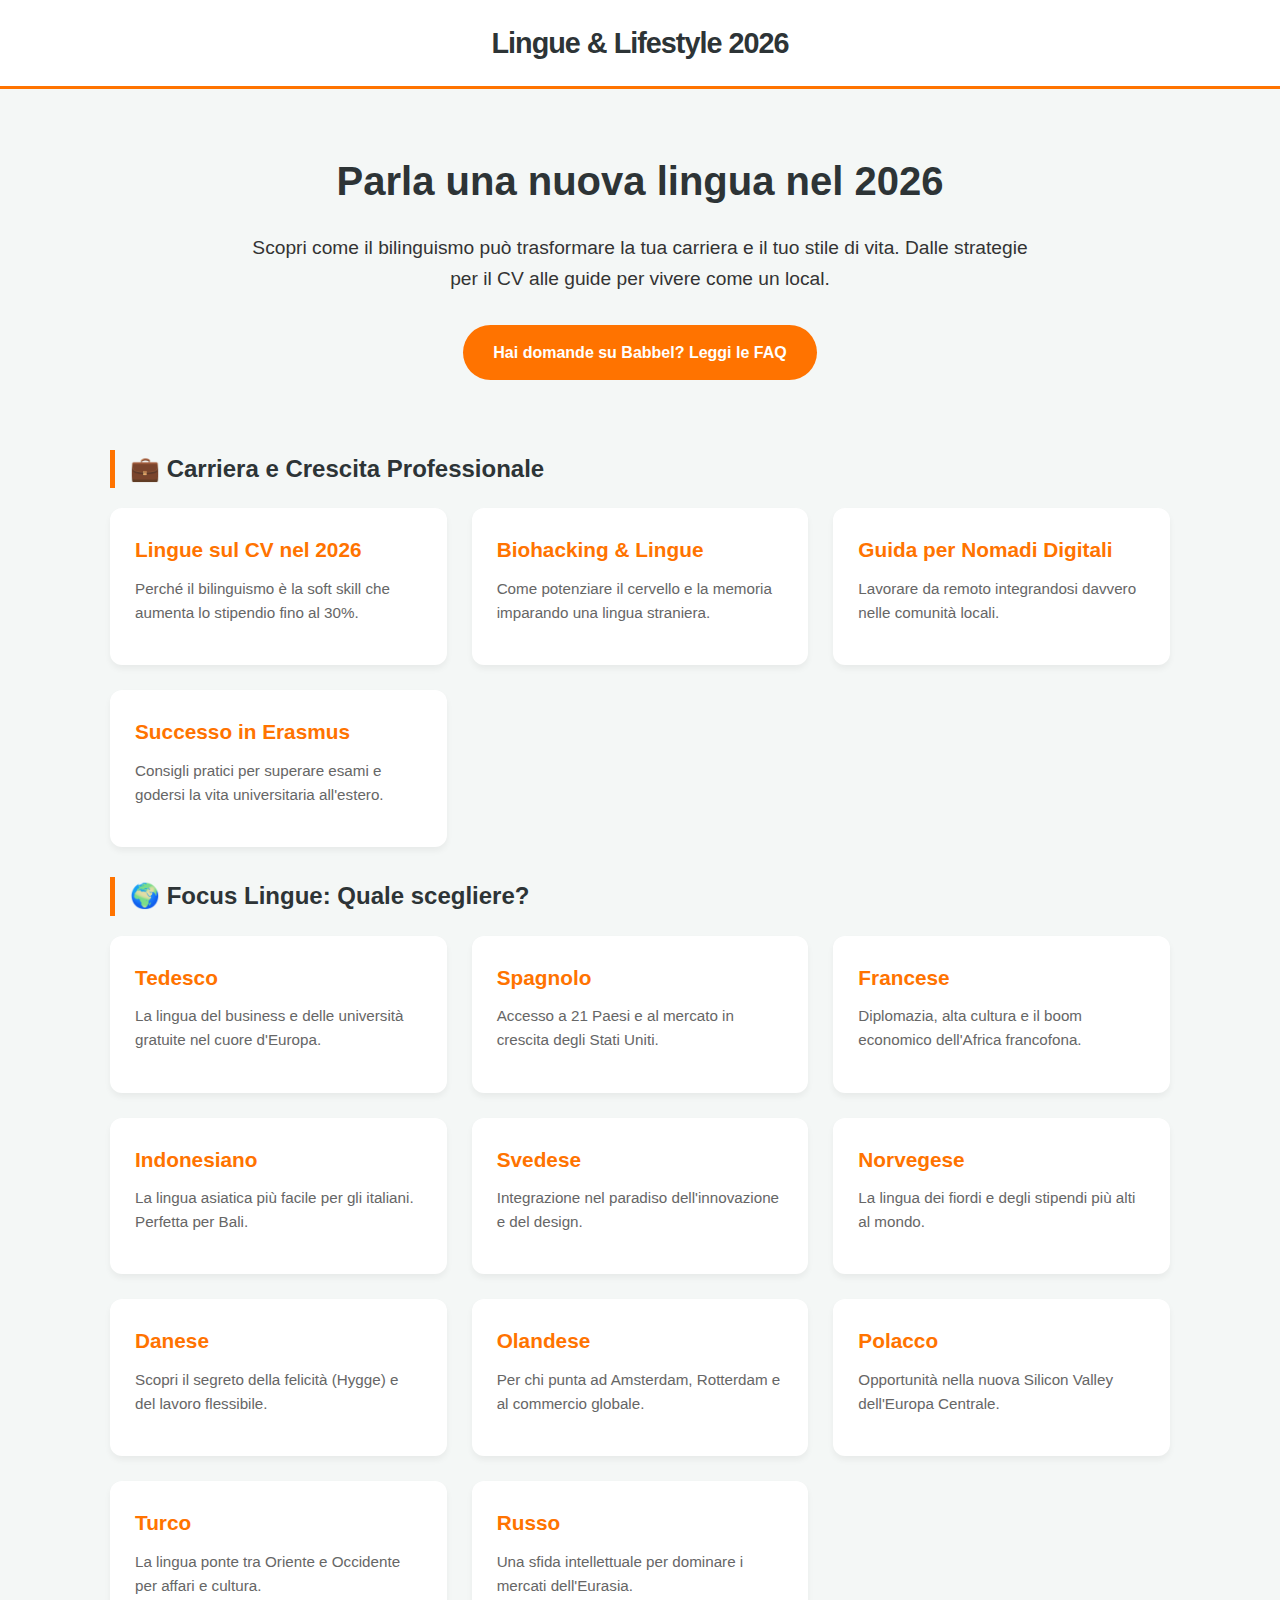
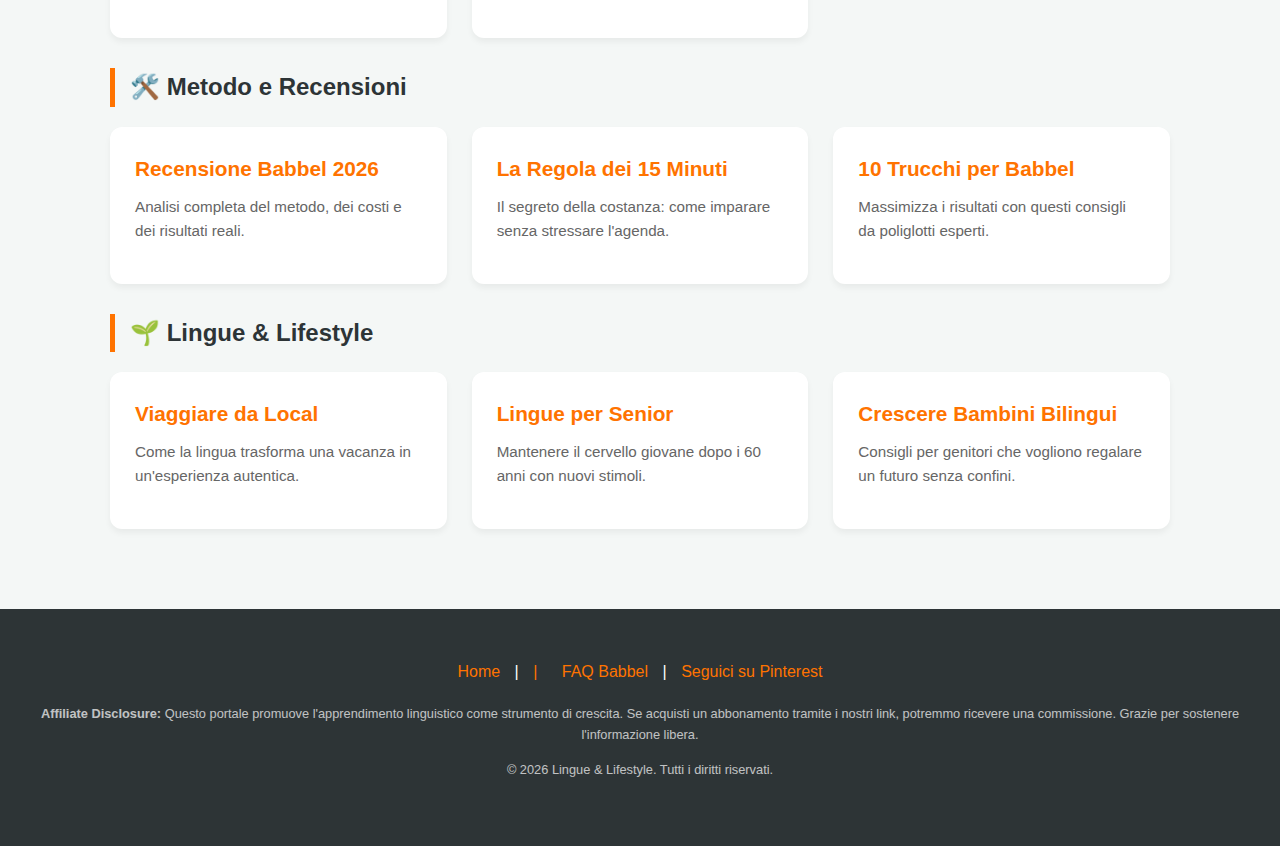
<file: index.html>
<!DOCTYPE html>
<html lang="it">
<head>
    <meta charset="UTF-8">
    <meta name="viewport" content="width=device-width, initial-scale=1.0">
    <title>Lingue & Lifestyle 2026 | Diventa Globale con Babbel</title>
    <link rel="stylesheet" href="style.css">
    <meta name="description" content="Il tuo portale 2026 per imparare le lingue. Guide alla carriera, lifestyle e recensioni approfondite.">
</head>
<body>

    <header>
        <a href="index.html">Lingue & Lifestyle 2026</a>
    </header>

    <div class="container">
        <section style="text-align: center; padding: 40px 0;">
            <h1>Parla una nuova lingua nel 2026</h1>
            <p style="font-size: 1.2rem; max-width: 800px; margin: 0 auto;">
                Scopri come il bilinguismo può trasformare la tua carriera e il tuo stile di vita. 
                Dalle strategie per il CV alle guide per vivere come un local.
            </p>
            <div style="margin-top: 30px;">
                <a href="faq.html" class="cta-button">Hai domande su Babbel? Leggi le FAQ</a>
            </div>
        </section>

        <h2>💼 Carriera e Crescita Professionale</h2>
        <div class="article-grid">
            <div class="card">
                <h3><a href="articoli/lingue-e-carriera.html">Lingue sul CV nel 2026</a></h3>
                <p>Perché il bilinguismo è la soft skill che aumenta lo stipendio fino al 30%.</p>
            </div>
            <div class="card">
                <h3><a href="articoli/biohacking-mentale.html">Biohacking & Lingue</a></h3>
                <p>Come potenziare il cervello e la memoria imparando una lingua straniera.</p>
            </div>
            <div class="card">
                <h3><a href="articoli/nomadi-digitali.html">Guida per Nomadi Digitali</a></h3>
                <p>Lavorare da remoto integrandosi davvero nelle comunità locali.</p>
            </div>
            <div class="card">
                <h3><a href="articoli/sopravvivere-all-erasmus.html">Successo in Erasmus</a></h3>
                <p>Consigli pratici per superare esami e godersi la vita universitaria all'estero.</p>
            </div>
        </div>

        <h2>🌍 Focus Lingue: Quale scegliere?</h2>
        <div class="article-grid">
            <div class="card">
                <h3><a href="articoli/perche-imparare-tedesco.html">Tedesco</a></h3>
                <p>La lingua del business e delle università gratuite nel cuore d'Europa.</p>
            </div>
            <div class="card">
                <h3><a href="articoli/perche-imparare-spagnolo.html">Spagnolo</a></h3>
                <p>Accesso a 21 Paesi e al mercato in crescita degli Stati Uniti.</p>
            </div>
            <div class="card">
                <h3><a href="articoli/perche-imparare-francese.html">Francese</a></h3>
                <p>Diplomazia, alta cultura e il boom economico dell'Africa francofona.</p>
            </div>
            <div class="card">
                <h3><a href="articoli/perche-imparare-indonesiano.html">Indonesiano</a></h3>
                <p>La lingua asiatica più facile per gli italiani. Perfetta per Bali.</p>
            </div>
            <div class="card">
                <h3><a href="articoli/perche-imparare-svedese.html">Svedese</a></h3>
                <p>Integrazione nel paradiso dell'innovazione e del design.</p>
            </div>
            <div class="card">
                <h3><a href="articoli/perche-imparare-norvegese.html">Norvegese</a></h3>
                <p>La lingua dei fiordi e degli stipendi più alti al mondo.</p>
            </div>
            <div class="card">
                <h3><a href="articoli/perche-imparare-danese.html">Danese</a></h3>
                <p>Scopri il segreto della felicità (Hygge) e del lavoro flessibile.</p>
            </div>
            <div class="card">
                <h3><a href="articoli/perche-imparare-olandese.html">Olandese</a></h3>
                <p>Per chi punta ad Amsterdam, Rotterdam e al commercio globale.</p>
            </div>
            <div class="card">
                <h3><a href="articoli/perche-imparare-polacco.html">Polacco</a></h3>
                <p>Opportunità nella nuova Silicon Valley dell'Europa Centrale.</p>
            </div>
            <div class="card">
                <h3><a href="articoli/perche-imparare-turco.html">Turco</a></h3>
                <p>La lingua ponte tra Oriente e Occidente per affari e cultura.</p>
            </div>
            <div class="card">
                <h3><a href="articoli/perche-imparare-russo.html">Russo</a></h3>
                <p>Una sfida intellettuale per dominare i mercati dell'Eurasia.</p>
            </div>
        </div>

        <h2>🛠️ Metodo e Recensioni</h2>
        <div class="article-grid">
            <div class="card">
                <h3><a href="articoli/recensione-babbel-2026.html">Recensione Babbel 2026</a></h3>
                <p>Analisi completa del metodo, dei costi e dei risultati reali.</p>
            </div>
            <div class="card">
                <h3><a href="articoli/regola-15-minuti.html">La Regola dei 15 Minuti</a></h3>
                <p>Il segreto della costanza: come imparare senza stressare l'agenda.</p>
            </div>
            <div class="card">
                <h3><a href="articoli/10-trucchi-babbel.html">10 Trucchi per Babbel</a></h3>
                <p>Massimizza i risultati con questi consigli da poliglotti esperti.</p>
            </div>
        </div>

        <h2>🌱 Lingue & Lifestyle</h2>
        <div class="article-grid">
            <div class="card">
                <h3><a href="articoli/non-fare-il-turista.html">Viaggiare da Local</a></h3>
                <p>Come la lingua trasforma una vacanza in un'esperienza autentica.</p>
            </div>
            <div class="card">
                <h3><a href="articoli/mai-troppo-tardi.html">Lingue per Senior</a></h3>
                <p>Mantenere il cervello giovane dopo i 60 anni con nuovi stimoli.</p>
            </div>
            <div class="card">
                <h3><a href="articoli/lingue-per-famiglie.html">Crescere Bambini Bilingui</a></h3>
                <p>Consigli per genitori che vogliono regalare un futuro senza confini.</p>
            </div>
        </div>

    </div>

    <footer>
        <div class="footer-links">
          <a href="index.html">Home</a> | 
           <a rel="sponsored" href="https://www.awin1.com/awclick.php?gid=322314&mid=9659&awinaffid=2764918&linkid=2038224&clickref=" target="_blank" Babbel</a>
 |  <a href="faq.html">FAQ Babbel</a> | 
                <a href="https://it.pinterest.com/Nausicac/" target="_blank">Seguici su Pinterest</a>



        </div>
        <div class="disclosure">
            <p><strong>Affiliate Disclosure:</strong> Questo portale promuove l'apprendimento linguistico come strumento di crescita. Se acquisti un abbonamento tramite i nostri link, potremmo ricevere una commissione. Grazie per sostenere l'informazione libera.</p>
            <p>&copy; 2026 Lingue & Lifestyle. Tutti i diritti riservati.</p>
        </div>
    </footer>

</body>
</html>
</file>
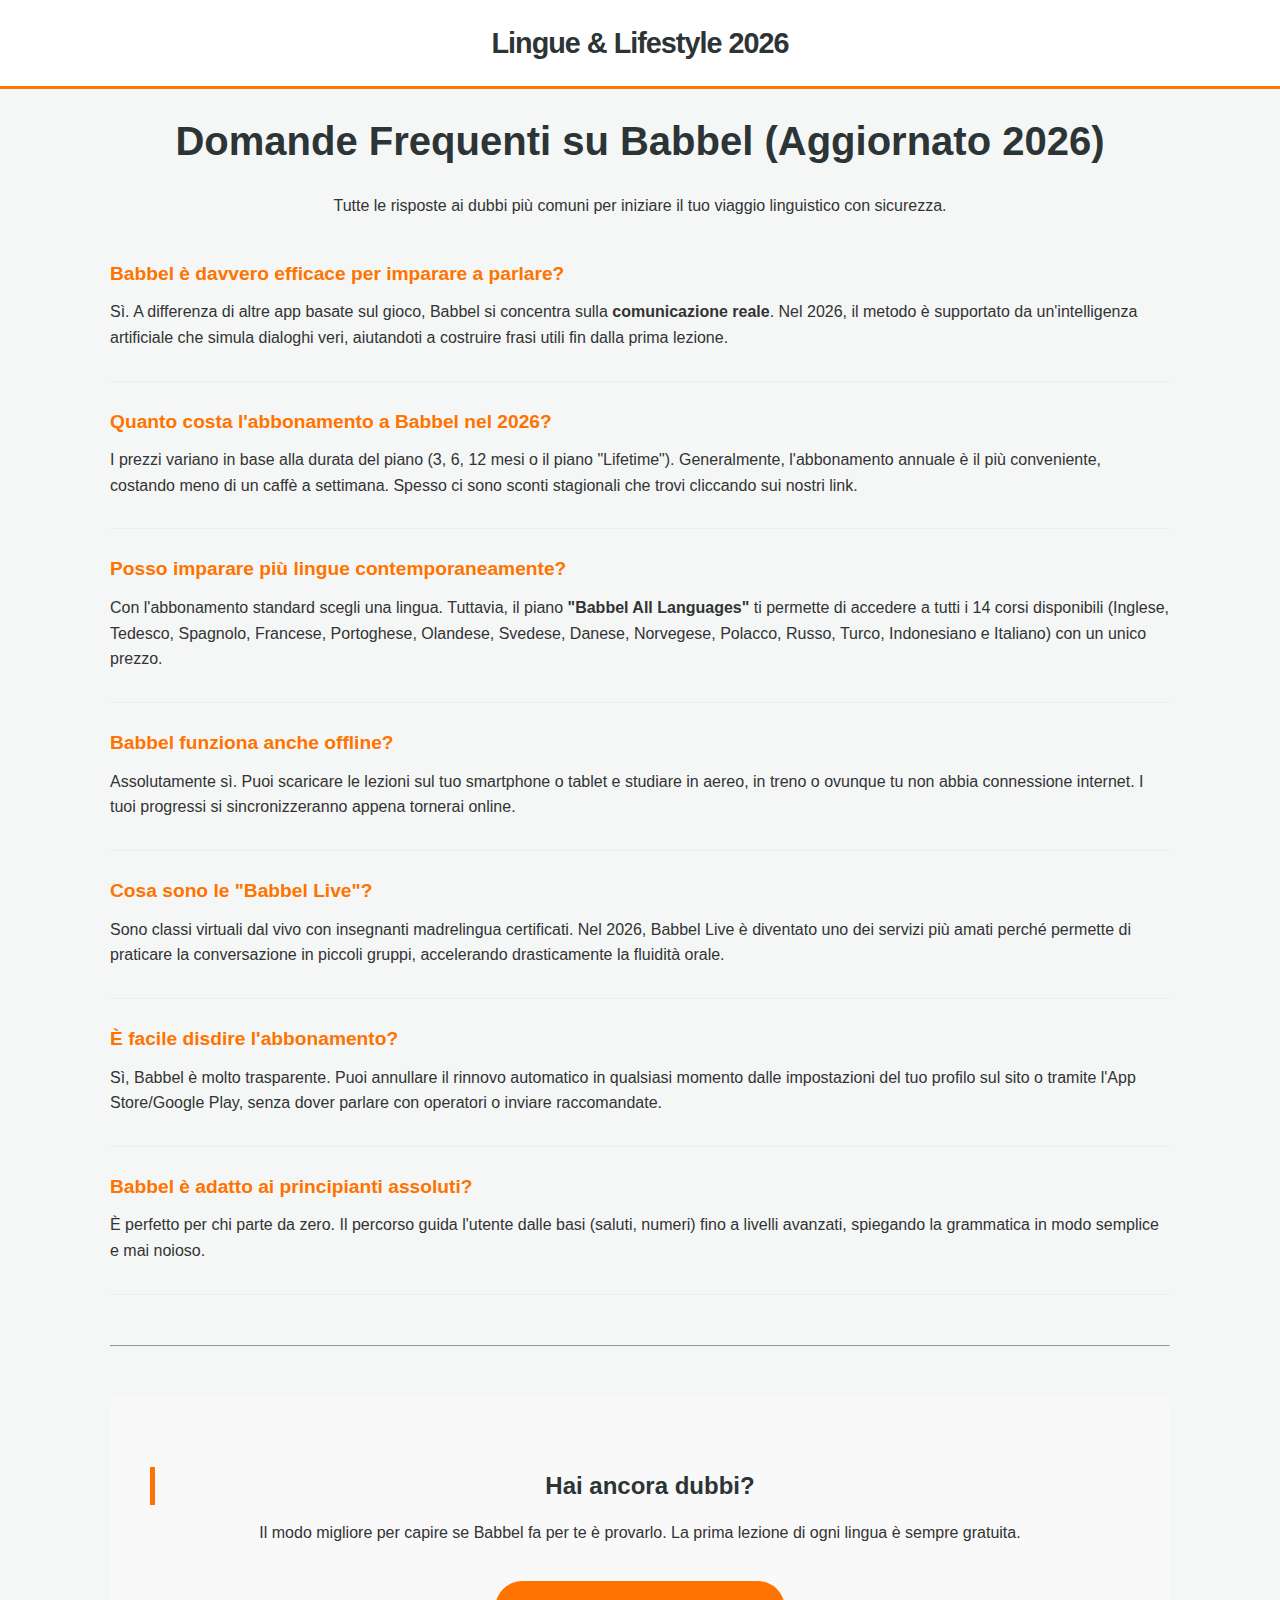
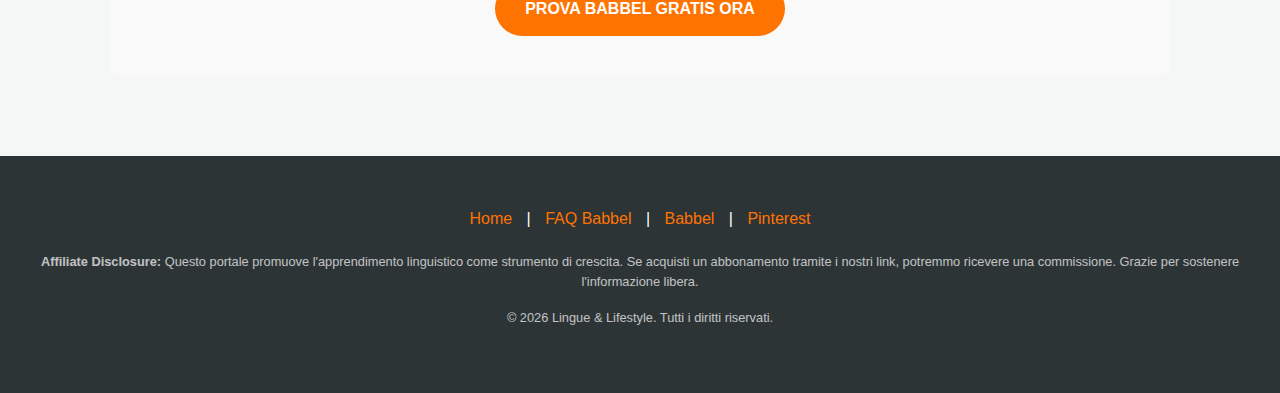
<file: faq.html>
<!DOCTYPE html>
<html lang="it">
<head>
    <meta charset="UTF-8">
    <meta name="viewport" content="width=device-width, initial-scale=1.0">
    <title>FAQ Babbel 2026: Tutto quello che devi sapere - Lingue & Lifestyle</title>
    <link rel="stylesheet" href="style.css">
    <meta name="description" content="Hai dubbi su Babbel? Leggi le nostre FAQ aggiornate al 2026: costi, efficacia, lingue disponibili e come disdire l'abbonamento.">
    <style>
        .faq-item {
            margin-bottom: 25px;
            border-bottom: 1px solid #eee;
            padding-bottom: 15px;
        }
        .faq-question {
            font-weight: bold;
            color: #FF7300;
            cursor: pointer;
            font-size: 1.2rem;
            display: block;
            margin-bottom: 10px;
        }
        .faq-answer {
            color: #333;
            line-height: 1.6;
        }
    </style>
</head>
<body>

    <header>
        <a href="index.html">Lingue & Lifestyle 2026</a>
    </header>

    <div class="container">
        
        <h1 style="text-align: center;">Domande Frequenti su Babbel (Aggiornato 2026)</h1>
        <p style="text-align: center; margin-bottom: 40px;">Tutte le risposte ai dubbi più comuni per iniziare il tuo viaggio linguistico con sicurezza.</p>

        <div class="faq-container">
            
            <div class="faq-item">
                <span class="faq-question">Babbel è davvero efficace per imparare a parlare?</span>
                <p class="faq-answer">Sì. A differenza di altre app basate sul gioco, Babbel si concentra sulla <strong>comunicazione reale</strong>. Nel 2026, il metodo è supportato da un'intelligenza artificiale che simula dialoghi veri, aiutandoti a costruire frasi utili fin dalla prima lezione.</p>
            </div>

            <div class="faq-item">
                <span class="faq-question">Quanto costa l'abbonamento a Babbel nel 2026?</span>
                <p class="faq-answer">I prezzi variano in base alla durata del piano (3, 6, 12 mesi o il piano "Lifetime"). Generalmente, l'abbonamento annuale è il più conveniente, costando meno di un caffè a settimana. Spesso ci sono sconti stagionali che trovi cliccando sui nostri link.</p>
            </div>

            <div class="faq-item">
                <span class="faq-question">Posso imparare più lingue contemporaneamente?</span>
                <p class="faq-answer">Con l'abbonamento standard scegli una lingua. Tuttavia, il piano <strong>"Babbel All Languages"</strong> ti permette di accedere a tutti i 14 corsi disponibili (Inglese, Tedesco, Spagnolo, Francese, Portoghese, Olandese, Svedese, Danese, Norvegese, Polacco, Russo, Turco, Indonesiano e Italiano) con un unico prezzo.</p>
            </div>

            <div class="faq-item">
                <span class="faq-question">Babbel funziona anche offline?</span>
                <p class="faq-answer">Assolutamente sì. Puoi scaricare le lezioni sul tuo smartphone o tablet e studiare in aereo, in treno o ovunque tu non abbia connessione internet. I tuoi progressi si sincronizzeranno appena tornerai online.</p>
            </div>

            <div class="faq-item">
                <span class="faq-question">Cosa sono le "Babbel Live"?</span>
                <p class="faq-answer">Sono classi virtuali dal vivo con insegnanti madrelingua certificati. Nel 2026, Babbel Live è diventato uno dei servizi più amati perché permette di praticare la conversazione in piccoli gruppi, accelerando drasticamente la fluidità orale.</p>
            </div>

            <div class="faq-item">
                <span class="faq-question">È facile disdire l'abbonamento?</span>
                <p class="faq-answer">Sì, Babbel è molto trasparente. Puoi annullare il rinnovo automatico in qualsiasi momento dalle impostazioni del tuo profilo sul sito o tramite l'App Store/Google Play, senza dover parlare con operatori o inviare raccomandate.</p>
            </div>

            <div class="faq-item">
                <span class="faq-question">Babbel è adatto ai principianti assoluti?</span>
                <p class="faq-answer">È perfetto per chi parte da zero. Il percorso guida l'utente dalle basi (saluti, numeri) fino a livelli avanzati, spiegando la grammatica in modo semplice e mai noioso.</p>
            </div>

        </div>

        <hr style="margin: 50px 0;">

        <div style="text-align: center; background: #f9f9f9; padding: 40px; border-radius: 10px;">
            <h2>Hai ancora dubbi?</h2>
            <p>Il modo migliore per capire se Babbel fa per te è provarlo. La prima lezione di ogni lingua è sempre gratuita.</p>
           <a rel="sponsored" href="https://www.awin1.com/awclick.php?gid=322314&mid=9659&awinaffid=2764918&linkid=2038224&clickref=" class="cta-button" style="display: inline-block; margin-top: 20px;">PROVA BABBEL GRATIS ORA</a>
        </div>

    </div>

   <footer>
        <div class="footer-links">
        <a href="index.html">Home</a> | 
         <a href="faq.html">FAQ Babbel</a> |     
            <a rel="sponsored" href="https://www.awin1.com/awclick.php?gid=322314&mid=9659&awinaffid=2764918&linkid=2038224&clickref=" target="_blank" rel="nofollow">Babbel</a> | 
          <a href="https://it.pinterest.com/Nausicac/" target="_blank" rel="nofollow">Pinterest</a>
 

        </div>
        <div class="disclosure">
            <p><strong>Affiliate Disclosure:</strong> Questo portale promuove l'apprendimento linguistico come strumento di crescita. Se acquisti un abbonamento tramite i nostri link, potremmo ricevere una commissione. Grazie per sostenere l'informazione libera.</p>
            <p>&copy; 2026 Lingue & Lifestyle. Tutti i diritti riservati.</p>
        </div>
    </footer>


</body>
</html>
</file>
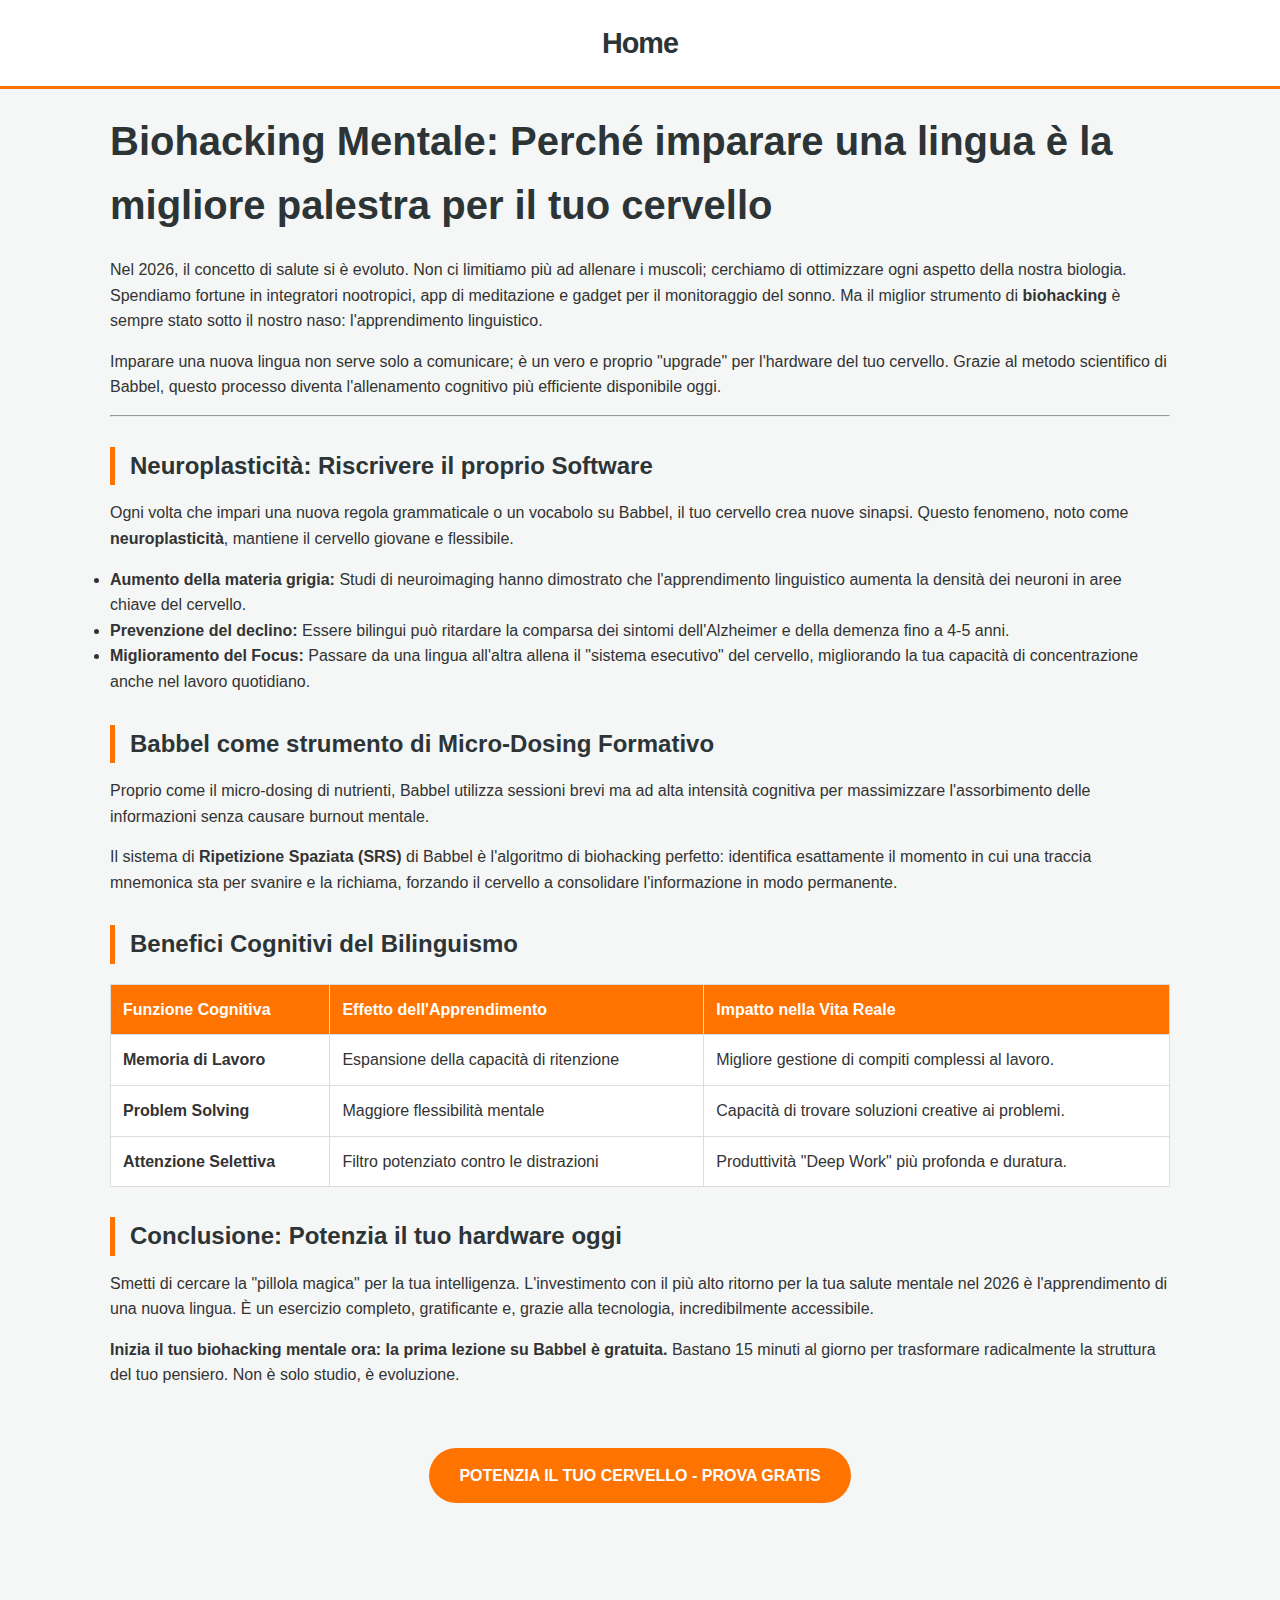
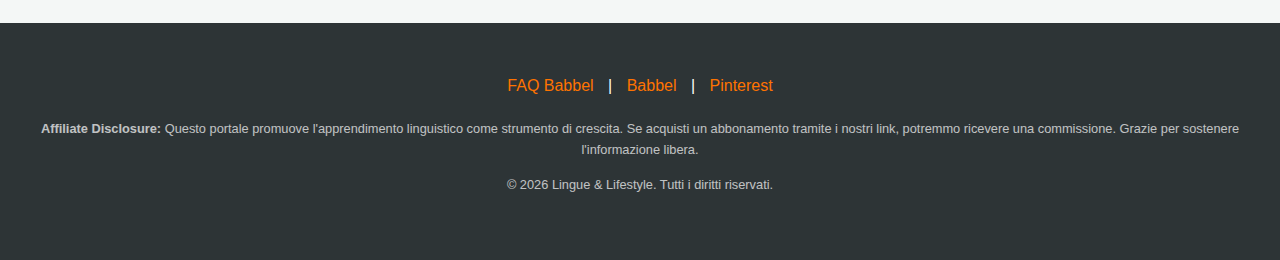
<file: articoli/biohacking-mentale.html>
<!DOCTYPE html>
<html lang="it">
<head>
    <meta charset="UTF-8">
    <meta name="viewport" content="width=device-width, initial-scale=1.0">
    <title>Biohacking Mentale: Lingue e Salute Cerebrale - Lingue & Lifestyle</title>
    <link rel="stylesheet" href="../style.css">
    <meta name="description" content="Scopri perché imparare una lingua è il miglior biohacking per il tuo cervello nel 2026. Potenzia memoria, focus e plasticità neurale con Babbel.">
</head>
<body>

    <header>
        <a href="../index.html">Home</a>
    </header>

    <div class="container">
        
        <h1>Biohacking Mentale: Perché imparare una lingua è la migliore palestra per il tuo cervello</h1>
        
        <p>Nel 2026, il concetto di salute si è evoluto. Non ci limitiamo più ad allenare i muscoli; cerchiamo di ottimizzare ogni aspetto della nostra biologia. Spendiamo fortune in integratori nootropici, app di meditazione e gadget per il monitoraggio del sonno. Ma il miglior strumento di <strong>biohacking</strong> è sempre stato sotto il nostro naso: l'apprendimento linguistico.</p>
        
        <p>Imparare una nuova lingua non serve solo a comunicare; è un vero e proprio "upgrade" per l'hardware del tuo cervello. Grazie al metodo scientifico di Babbel, questo processo diventa l'allenamento cognitivo più efficiente disponibile oggi.</p>

        <hr>

        <h2>Neuroplasticità: Riscrivere il proprio Software</h2>
        <p>Ogni volta che impari una nuova regola grammaticale o un vocabolo su Babbel, il tuo cervello crea nuove sinapsi. Questo fenomeno, noto come <strong>neuroplasticità</strong>, mantiene il cervello giovane e flessibile.</p>
        <ul>
            <li><strong>Aumento della materia grigia:</strong> Studi di neuroimaging hanno dimostrato che l'apprendimento linguistico aumenta la densità dei neuroni in aree chiave del cervello.</li>
            <li><strong>Prevenzione del declino:</strong> Essere bilingui può ritardare la comparsa dei sintomi dell'Alzheimer e della demenza fino a 4-5 anni.</li>
            <li><strong>Miglioramento del Focus:</strong> Passare da una lingua all'altra allena il "sistema esecutivo" del cervello, migliorando la tua capacità di concentrazione anche nel lavoro quotidiano.</li>
        </ul>

        <h2>Babbel come strumento di Micro-Dosing Formativo</h2>
        <p>Proprio come il micro-dosing di nutrienti, Babbel utilizza sessioni brevi ma ad alta intensità cognitiva per massimizzare l'assorbimento delle informazioni senza causare burnout mentale.</p>
        
        <p>Il sistema di <strong>Ripetizione Spaziata (SRS)</strong> di Babbel è l'algoritmo di biohacking perfetto: identifica esattamente il momento in cui una traccia mnemonica sta per svanire e la richiama, forzando il cervello a consolidare l'informazione in modo permanente.</p>

        <h2>Benefici Cognitivi del Bilinguismo</h2>
        <table>
            <thead>
                <tr>
                    <th>Funzione Cognitiva</th>
                    <th>Effetto dell'Apprendimento</th>
                    <th>Impatto nella Vita Reale</th>
                </tr>
            </thead>
            <tbody>
                <tr>
                    <td><strong>Memoria di Lavoro</strong></td>
                    <td>Espansione della capacità di ritenzione</td>
                    <td>Migliore gestione di compiti complessi al lavoro.</td>
                </tr>
                <tr>
                    <td><strong>Problem Solving</strong></td>
                    <td>Maggiore flessibilità mentale</td>
                    <td>Capacità di trovare soluzioni creative ai problemi.</td>
                </tr>
                <tr>
                    <td><strong>Attenzione Selettiva</strong></td>
                    <td>Filtro potenziato contro le distrazioni</td>
                    <td>Produttività "Deep Work" più profonda e duratura.</td>
                </tr>
            </tbody>
        </table>

        <h2>Conclusione: Potenzia il tuo hardware oggi</h2>
        <p>Smetti di cercare la "pillola magica" per la tua intelligenza. L'investimento con il più alto ritorno per la tua salute mentale nel 2026 è l'apprendimento di una nuova lingua. È un esercizio completo, gratificante e, grazie alla tecnologia, incredibilmente accessibile.</p>

        <p><strong>Inizia il tuo biohacking mentale ora: la prima lezione su Babbel è gratuita.</strong> Bastano 15 minuti al giorno per trasformare radicalmente la struttura del tuo pensiero. Non è solo studio, è evoluzione.</p>

        <div style="text-align: center; margin: 40px 0;">
          <a rel="sponsored" href="https://www.awin1.com/awclick.php?gid=322314&mid=9659&awinaffid=2764918&linkid=2038224&clickref=" class="cta-button" style="display: inline-block; margin-top: 20px;">POTENZIA IL TUO CERVELLO - PROVA GRATIS</a>
        </div>

    </div>

      <footer>
        <div class="footer-links">
        <a href="faq.html">FAQ Babbel</a> |   
            <a rel="sponsored" href="https://www.awin1.com/awclick.php?gid=322314&mid=9659&awinaffid=2764918&linkid=2038224&clickref=" target="_blank" rel="nofollow">Babbel</a> | 
          <a href="https://it.pinterest.com/Nausicac/" target="_blank" rel="nofollow">Pinterest</a>
 

        </div>
        <div class="disclosure">
            <p><strong>Affiliate Disclosure:</strong> Questo portale promuove l'apprendimento linguistico come strumento di crescita. Se acquisti un abbonamento tramite i nostri link, potremmo ricevere una commissione. Grazie per sostenere l'informazione libera.</p>
            <p>&copy; 2026 Lingue & Lifestyle. Tutti i diritti riservati.</p>
        </div>
    </footer>

</body>
</html>
</file>
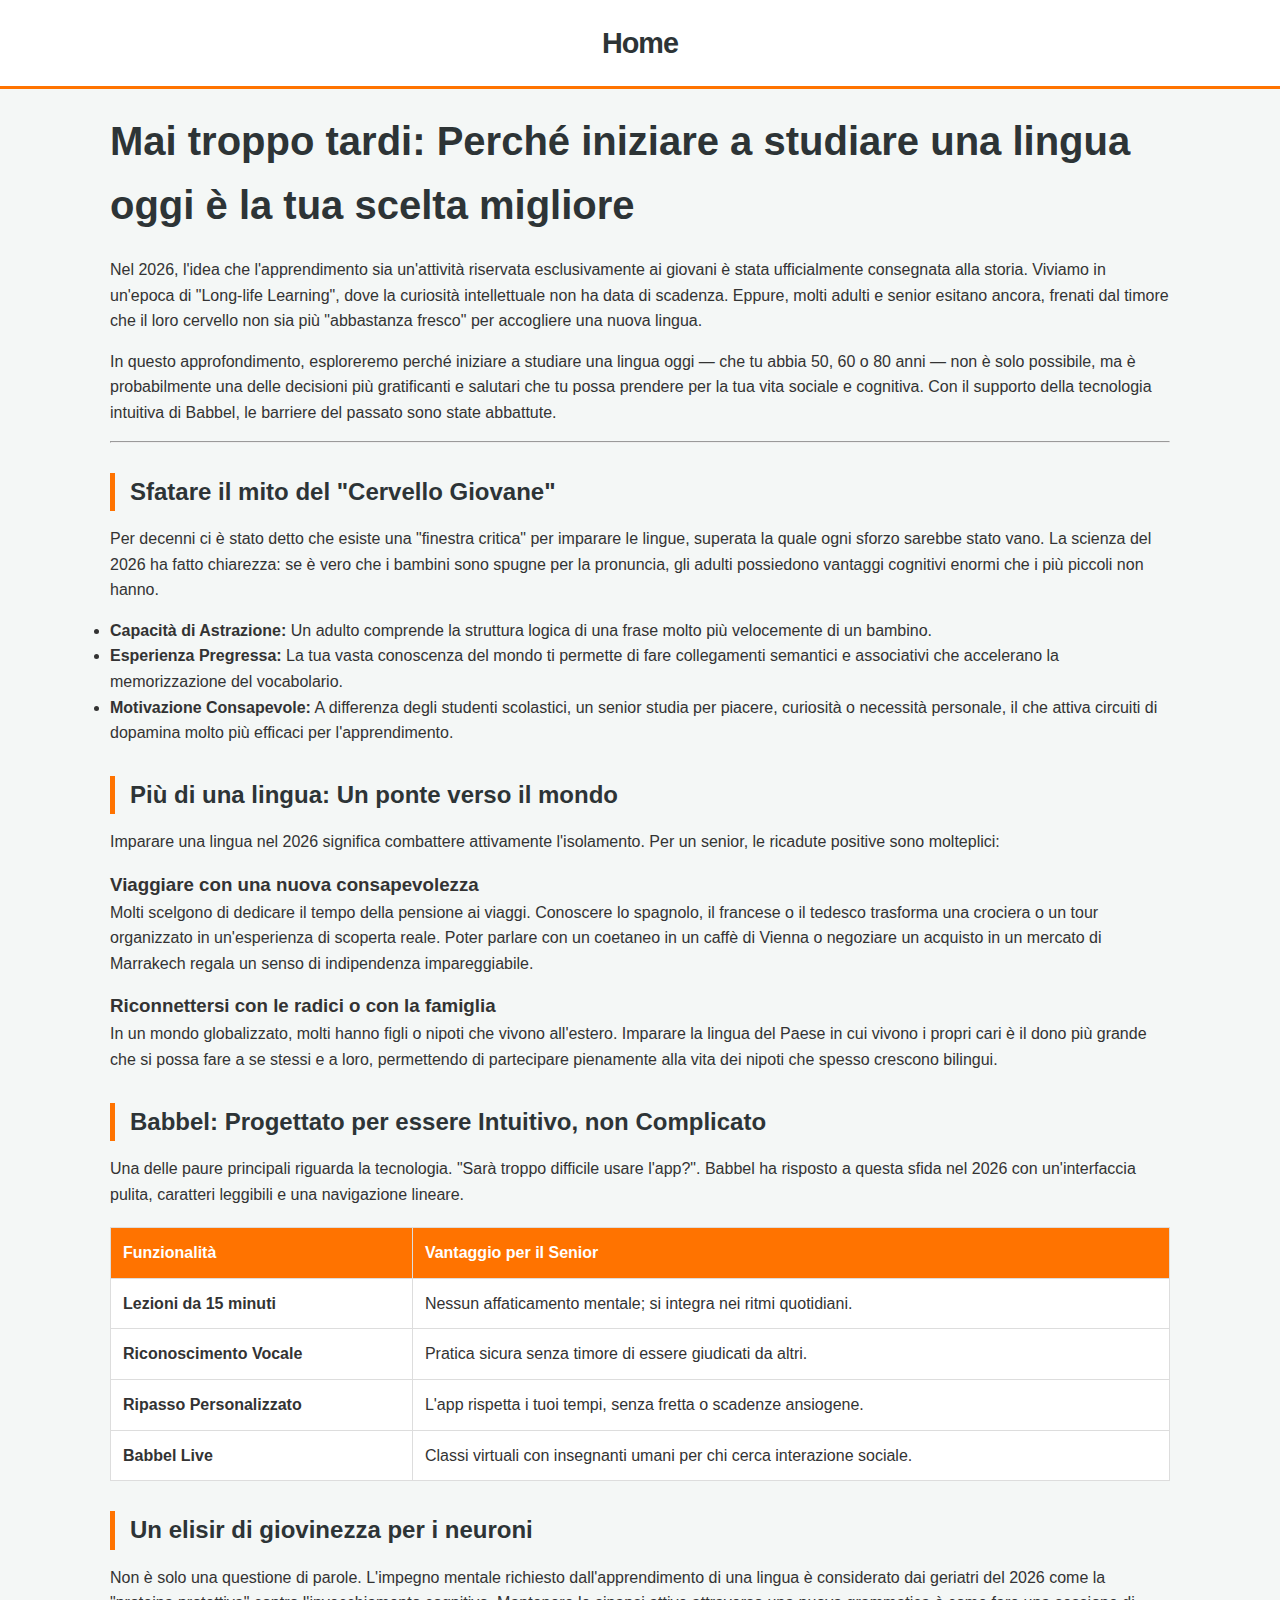
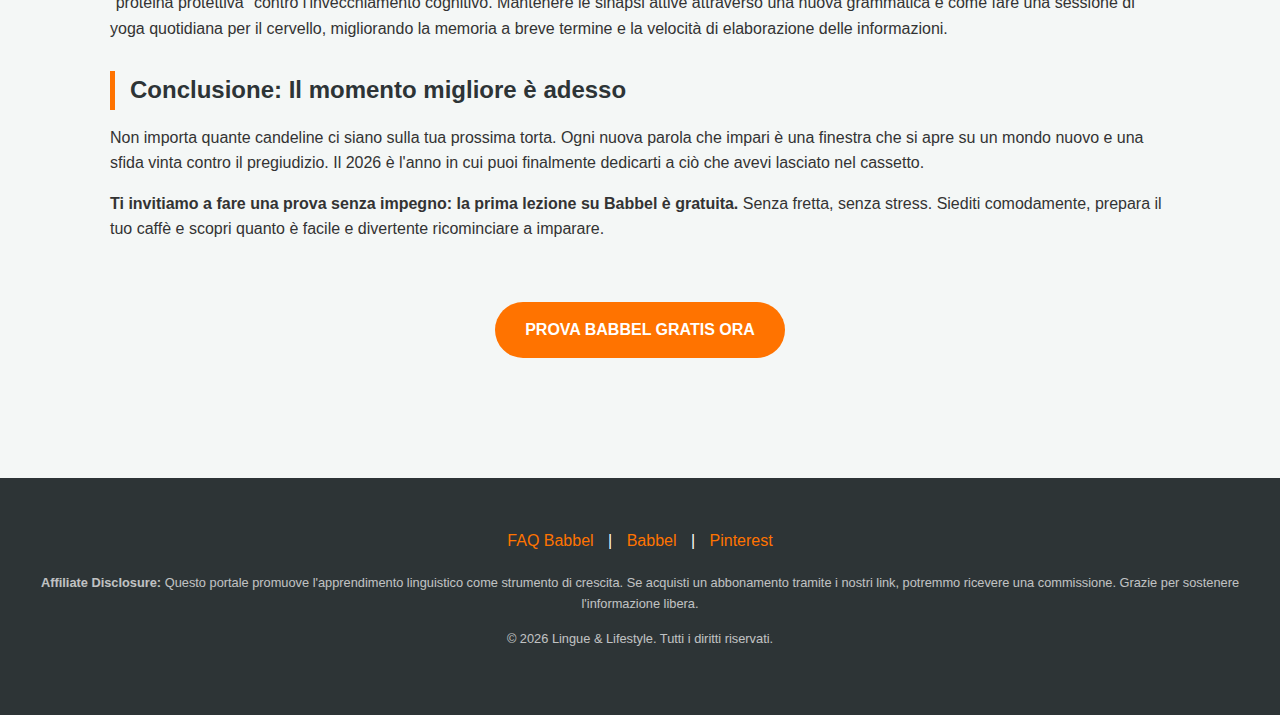
<file: articoli/mai-troppo-tardi.html>
<!DOCTYPE html>
<html lang="it">
<head>
    <meta charset="UTF-8">
    <meta name="viewport" content="width=device-width, initial-scale=1.0">
    <title>Mai troppo tardi: Studiare Lingue da Senior nel 2026 - Lingue & Lifestyle</title>
    <link rel="stylesheet" href="../style.css">
    <meta name="description" content="Scopri perché il 2026 è l'anno perfetto per imparare una lingua a qualsiasi età. Benefici per senior, miti sfatati e il metodo intuitivo di Babbel.">
</head>
<body>

    <header>
        <a href="../index.html">Home</a>
    </header>

    <div class="container">
        
        <h1>Mai troppo tardi: Perché iniziare a studiare una lingua oggi è la tua scelta migliore</h1>
        
        <p>Nel 2026, l'idea che l'apprendimento sia un'attività riservata esclusivamente ai giovani è stata ufficialmente consegnata alla storia. Viviamo in un'epoca di "Long-life Learning", dove la curiosità intellettuale non ha data di scadenza. Eppure, molti adulti e senior esitano ancora, frenati dal timore che il loro cervello non sia più "abbastanza fresco" per accogliere una nuova lingua.</p>
        
        <p>In questo approfondimento, esploreremo perché iniziare a studiare una lingua oggi — che tu abbia 50, 60 o 80 anni — non è solo possibile, ma è probabilmente una delle decisioni più gratificanti e salutari che tu possa prendere per la tua vita sociale e cognitiva. Con il supporto della tecnologia intuitiva di Babbel, le barriere del passato sono state abbattute.</p>

        <hr>

        <h2>Sfatare il mito del "Cervello Giovane"</h2>
        <p>Per decenni ci è stato detto che esiste una "finestra critica" per imparare le lingue, superata la quale ogni sforzo sarebbe stato vano. La scienza del 2026 ha fatto chiarezza: se è vero che i bambini sono spugne per la pronuncia, gli adulti possiedono vantaggi cognitivi enormi che i più piccoli non hanno.</p>
        
        <ul>
            <li><strong>Capacità di Astrazione:</strong> Un adulto comprende la struttura logica di una frase molto più velocemente di un bambino.</li>
            <li><strong>Esperienza Pregressa:</strong> La tua vasta conoscenza del mondo ti permette di fare collegamenti semantici e associativi che accelerano la memorizzazione del vocabolario.</li>
            <li><strong>Motivazione Consapevole:</strong> A differenza degli studenti scolastici, un senior studia per piacere, curiosità o necessità personale, il che attiva circuiti di dopamina molto più efficaci per l'apprendimento.</li>
        </ul>

        <h2>Più di una lingua: Un ponte verso il mondo</h2>
        <p>Imparare una lingua nel 2026 significa combattere attivamente l'isolamento. Per un senior, le ricadute positive sono molteplici:</p>
        
        <h3>Viaggiare con una nuova consapevolezza</h3>
        <p>Molti scelgono di dedicare il tempo della pensione ai viaggi. Conoscere lo spagnolo, il francese o il tedesco trasforma una crociera o un tour organizzato in un'esperienza di scoperta reale. Poter parlare con un coetaneo in un caffè di Vienna o negoziare un acquisto in un mercato di Marrakech regala un senso di indipendenza impareggiabile.</p>

        <h3>Riconnettersi con le radici o con la famiglia</h3>
        <p>In un mondo globalizzato, molti hanno figli o nipoti che vivono all'estero. Imparare la lingua del Paese in cui vivono i propri cari è il dono più grande che si possa fare a se stessi e a loro, permettendo di partecipare pienamente alla vita dei nipoti che spesso crescono bilingui.</p>

        <h2>Babbel: Progettato per essere Intuitivo, non Complicato</h2>
        <p>Una delle paure principali riguarda la tecnologia. "Sarà troppo difficile usare l'app?". Babbel ha risposto a questa sfida nel 2026 con un'interfaccia pulita, caratteri leggibili e una navigazione lineare.</p>
        
        <table>
            <thead>
                <tr>
                    <th>Funzionalità</th>
                    <th>Vantaggio per il Senior</th>
                </tr>
            </thead>
            <tbody>
                <tr>
                    <td><strong>Lezioni da 15 minuti</strong></td>
                    <td>Nessun affaticamento mentale; si integra nei ritmi quotidiani.</td>
                </tr>
                <tr>
                    <td><strong>Riconoscimento Vocale</strong></td>
                    <td>Pratica sicura senza timore di essere giudicati da altri.</td>
                </tr>
                <tr>
                    <td><strong>Ripasso Personalizzato</strong></td>
                    <td>L'app rispetta i tuoi tempi, senza fretta o scadenze ansiogene.</td>
                </tr>
                <tr>
                    <td><strong>Babbel Live</strong></td>
                    <td>Classi virtuali con insegnanti umani per chi cerca interazione sociale.</td>
                </tr>
            </tbody>
        </table>

        <h2>Un elisir di giovinezza per i neuroni</h2>
        <p>Non è solo una questione di parole. L'impegno mentale richiesto dall'apprendimento di una lingua è considerato dai geriatri del 2026 come la "proteina protettiva" contro l'invecchiamento cognitivo. Mantenere le sinapsi attive attraverso una nuova grammatica è come fare una sessione di yoga quotidiana per il cervello, migliorando la memoria a breve termine e la velocità di elaborazione delle informazioni.</p>

        <h2>Conclusione: Il momento migliore è adesso</h2>
        <p>Non importa quante candeline ci siano sulla tua prossima torta. Ogni nuova parola che impari è una finestra che si apre su un mondo nuovo e una sfida vinta contro il pregiudizio. Il 2026 è l'anno in cui puoi finalmente dedicarti a ciò che avevi lasciato nel cassetto.</p>

        <p><strong>Ti invitiamo a fare una prova senza impegno: la prima lezione su Babbel è gratuita.</strong> Senza fretta, senza stress. Siediti comodamente, prepara il tuo caffè e scopri quanto è facile e divertente ricominciare a imparare.</p>

        <div style="text-align: center; margin: 40px 0;">
            <a rel="sponsored" href="https://www.awin1.com/awclick.php?gid=322314&mid=9659&awinaffid=2764918&linkid=2038224&clickref=" class="cta-button" style="display: inline-block; margin-top: 20px;">PROVA BABBEL GRATIS ORA</a>

        </div>

    </div>

   <footer>
        <div class="footer-links">
        <a href="faq.html">FAQ Babbel</a> |   
            <a rel="sponsored" href="https://www.awin1.com/awclick.php?gid=322314&mid=9659&awinaffid=2764918&linkid=2038224&clickref=" target="_blank" rel="nofollow">Babbel</a> | 
          <a href="https://it.pinterest.com/Nausicac/" target="_blank" rel="nofollow">Pinterest</a>
 

        </div>
        <div class="disclosure">
            <p><strong>Affiliate Disclosure:</strong> Questo portale promuove l'apprendimento linguistico come strumento di crescita. Se acquisti un abbonamento tramite i nostri link, potremmo ricevere una commissione. Grazie per sostenere l'informazione libera.</p>
            <p>&copy; 2026 Lingue & Lifestyle. Tutti i diritti riservati.</p>
        </div>
    </footer>

</body>
</html>
</file>
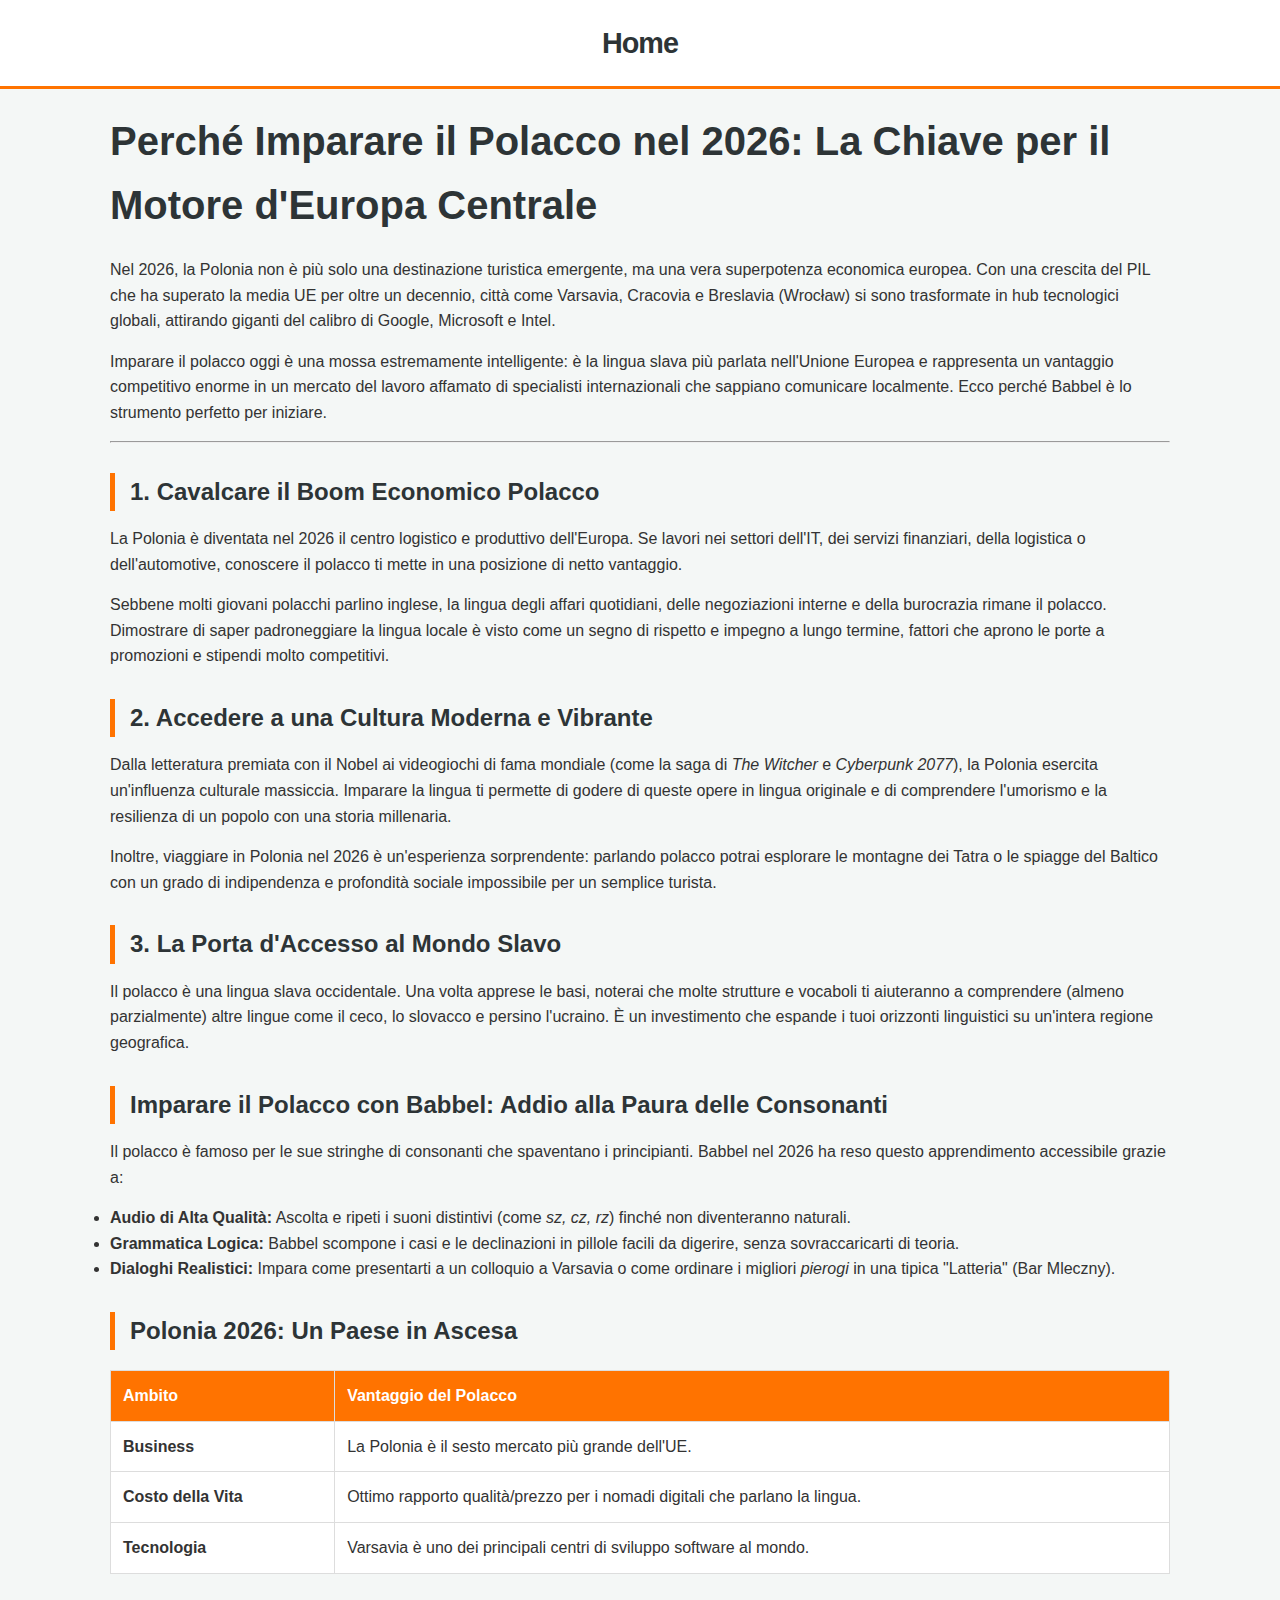
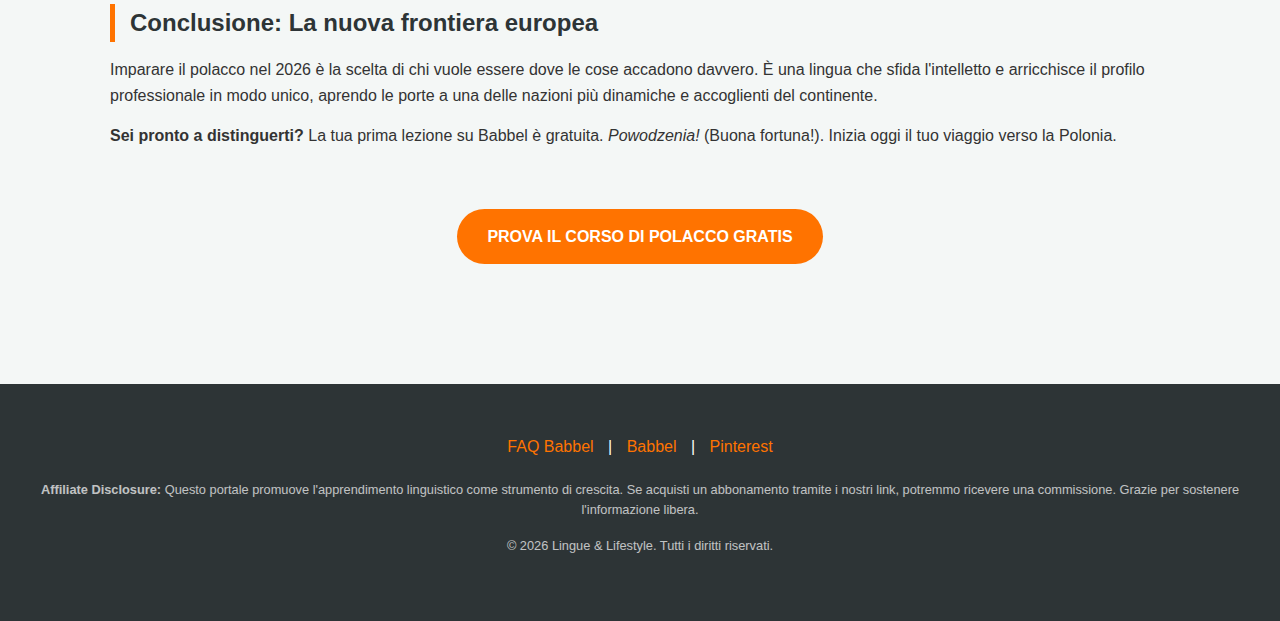
<file: articoli/perche-imparare-polacco.html>
<!DOCTYPE html>
<html lang="it">
<head>
    <meta charset="UTF-8">
    <meta name="viewport" content="width=device-width, initial-scale=1.0">
    <title>Perché Imparare il Polacco nel 2026: Lavoro e Nuove Frontiere - Lingue & Lifestyle</title>
    <link rel="stylesheet" href="../style.css">
    <meta name="description" content="Scopri i vantaggi di studiare il polacco nel 2026. Opportunità nel settore tech, crescita economica e una cultura vibrante nel cuore d'Europa.">
</head>
<body>

    <header>
        <a href="../index.html">Home</a>
    </header>

    <div class="container">
        
        <h1>Perché Imparare il Polacco nel 2026: La Chiave per il Motore d'Europa Centrale</h1>
        
        <p>Nel 2026, la Polonia non è più solo una destinazione turistica emergente, ma una vera superpotenza economica europea. Con una crescita del PIL che ha superato la media UE per oltre un decennio, città come Varsavia, Cracovia e Breslavia (Wrocław) si sono trasformate in hub tecnologici globali, attirando giganti del calibro di Google, Microsoft e Intel.</p>
        
        <p>Imparare il polacco oggi è una mossa estremamente intelligente: è la lingua slava più parlata nell'Unione Europea e rappresenta un vantaggio competitivo enorme in un mercato del lavoro affamato di specialisti internazionali che sappiano comunicare localmente. Ecco perché Babbel è lo strumento perfetto per iniziare.</p>

        <hr>

        <h2>1. Cavalcare il Boom Economico Polacco</h2>
        <p>La Polonia è diventata nel 2026 il centro logistico e produttivo dell'Europa. Se lavori nei settori dell'IT, dei servizi finanziari, della logistica o dell'automotive, conoscere il polacco ti mette in una posizione di netto vantaggio. </p>
        <p>Sebbene molti giovani polacchi parlino inglese, la lingua degli affari quotidiani, delle negoziazioni interne e della burocrazia rimane il polacco. Dimostrare di saper padroneggiare la lingua locale è visto come un segno di rispetto e impegno a lungo termine, fattori che aprono le porte a promozioni e stipendi molto competitivi.</p>

        <h2>2. Accedere a una Cultura Moderna e Vibrante</h2>
        <p>Dalla letteratura premiata con il Nobel ai videogiochi di fama mondiale (come la saga di <em>The Witcher</em> e <em>Cyberpunk 2077</em>), la Polonia esercita un'influenza culturale massiccia. Imparare la lingua ti permette di godere di queste opere in lingua originale e di comprendere l'umorismo e la resilienza di un popolo con una storia millenaria.</p>
        <p>Inoltre, viaggiare in Polonia nel 2026 è un'esperienza sorprendente: parlando polacco potrai esplorare le montagne dei Tatra o le spiagge del Baltico con un grado di indipendenza e profondità sociale impossibile per un semplice turista.</p>

        <h2>3. La Porta d'Accesso al Mondo Slavo</h2>
        <p>Il polacco è una lingua slava occidentale. Una volta apprese le basi, noterai che molte strutture e vocaboli ti aiuteranno a comprendere (almeno parzialmente) altre lingue come il ceco, lo slovacco e persino l'ucraino. È un investimento che espande i tuoi orizzonti linguistici su un'intera regione geografica.</p>

        <h2>Imparare il Polacco con Babbel: Addio alla Paura delle Consonanti</h2>
        <p>Il polacco è famoso per le sue stringhe di consonanti che spaventano i principianti. Babbel nel 2026 ha reso questo apprendimento accessibile grazie a:</p>
        <ul>
            <li><strong>Audio di Alta Qualità:</strong> Ascolta e ripeti i suoni distintivi (come <em>sz, cz, rz</em>) finché non diventeranno naturali.</li>
            <li><strong>Grammatica Logica:</strong> Babbel scompone i casi e le declinazioni in pillole facili da digerire, senza sovraccaricarti di teoria.</li>
            <li><strong>Dialoghi Realistici:</strong> Impara come presentarti a un colloquio a Varsavia o come ordinare i migliori <em>pierogi</em> in una tipica "Latteria" (Bar Mleczny).</li>
        </ul>

        <h2>Polonia 2026: Un Paese in Ascesa</h2>
        <table>
            <thead>
                <tr>
                    <th>Ambito</th>
                    <th>Vantaggio del Polacco</th>
                </tr>
            </thead>
            <tbody>
                <tr>
                    <td><strong>Business</strong></td>
                    <td>La Polonia è il sesto mercato più grande dell'UE.</td>
                </tr>
                <tr>
                    <td><strong>Costo della Vita</strong></td>
                    <td>Ottimo rapporto qualità/prezzo per i nomadi digitali che parlano la lingua.</td>
                </tr>
                <tr>
                    <td><strong>Tecnologia</strong></td>
                    <td>Varsavia è uno dei principali centri di sviluppo software al mondo.</td>
                </tr>
            </tbody>
        </table>

        <h2>Conclusione: La nuova frontiera europea</h2>
        <p>Imparare il polacco nel 2026 è la scelta di chi vuole essere dove le cose accadono davvero. È una lingua che sfida l'intelletto e arricchisce il profilo professionale in modo unico, aprendo le porte a una delle nazioni più dinamiche e accoglienti del continente.</p>

        <p><strong>Sei pronto a distinguerti?</strong> La tua prima lezione su Babbel è gratuita. <em>Powodzenia!</em> (Buona fortuna!). Inizia oggi il tuo viaggio verso la Polonia.</p>

        <div style="text-align: center; margin: 40px 0;">
        <a rel="sponsored" href="https://www.awin1.com/awclick.php?gid=322314&mid=9659&awinaffid=2764918&linkid=2038224&clickref=" class="cta-button" style="display: inline-block; margin-top: 20px;">PROVA IL CORSO DI POLACCO GRATIS </a>
        </div>

    </div>

   <footer>
        <div class="footer-links">
        <a href="faq.html">FAQ Babbel</a> |   
            <a rel="sponsored" href="https://www.awin1.com/awclick.php?gid=322314&mid=9659&awinaffid=2764918&linkid=2038224&clickref=" target="_blank" rel="nofollow">Babbel</a> | 
          <a href="https://it.pinterest.com/Nausicac/" target="_blank" rel="nofollow">Pinterest</a>
 

        </div>
        <div class="disclosure">
            <p><strong>Affiliate Disclosure:</strong> Questo portale promuove l'apprendimento linguistico come strumento di crescita. Se acquisti un abbonamento tramite i nostri link, potremmo ricevere una commissione. Grazie per sostenere l'informazione libera.</p>
            <p>&copy; 2026 Lingue & Lifestyle. Tutti i diritti riservati.</p>
        </div>
    </footer>

</body>
</html>
</file>
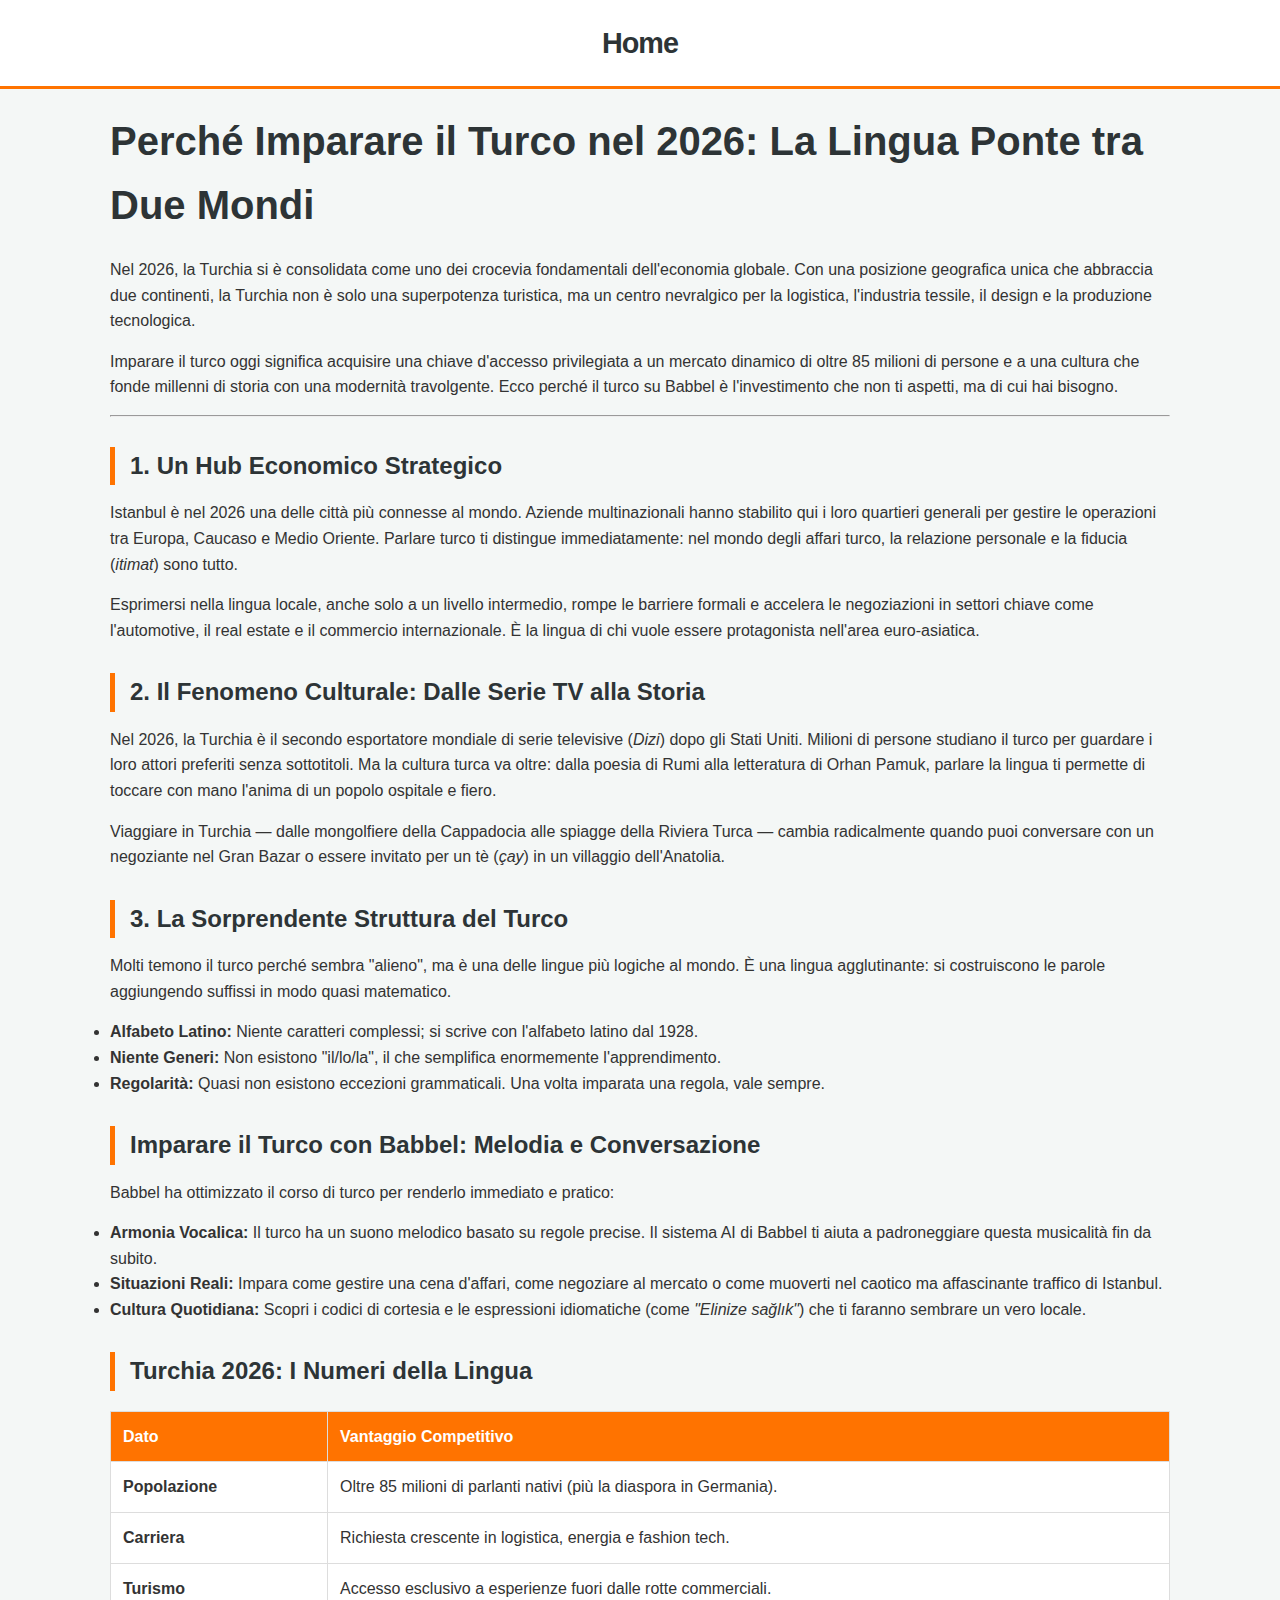
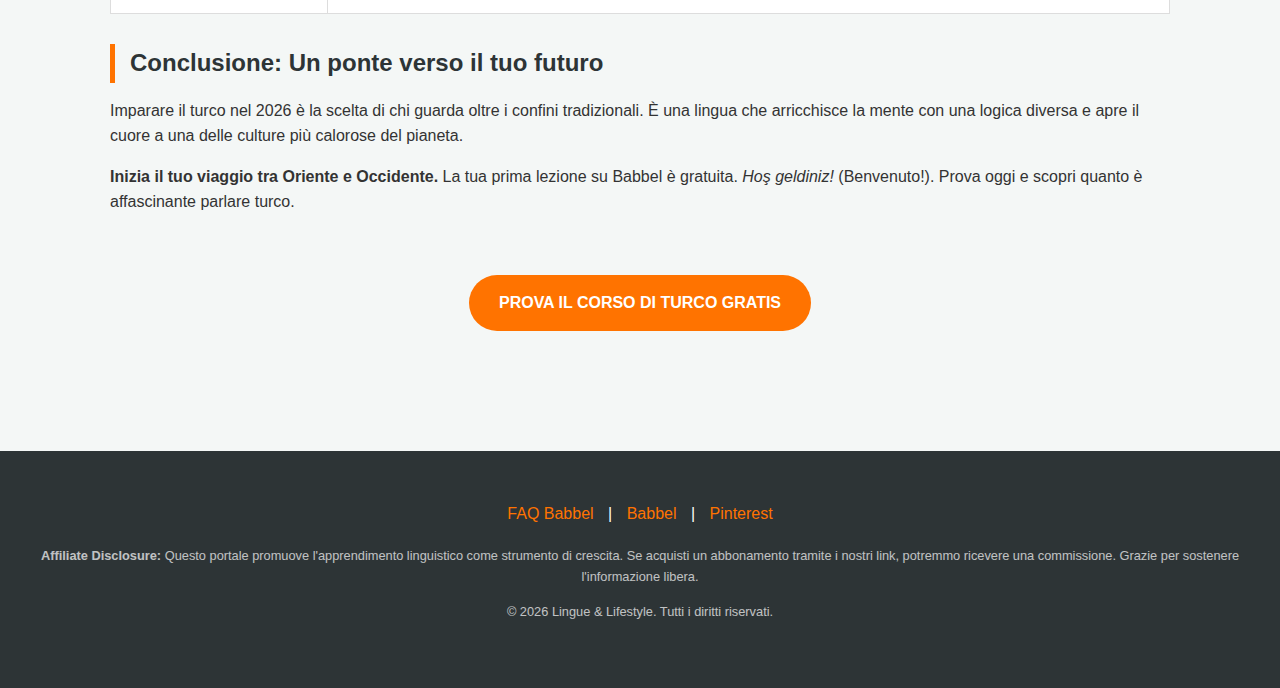
<file: articoli/perche-imparare-turco.html>
<!DOCTYPE html>
<html lang="it">
<head>
    <meta charset="UTF-8">
    <meta name="viewport" content="width=device-width, initial-scale=1.0">
    <title>Perché Imparare il Turco nel 2026: Business, Viaggi e Cultura - Lingue & Lifestyle</title>
    <link rel="stylesheet" href="../style.css">
    <meta name="description" content="Scopri i vantaggi di studiare il turco nel 2026. Dalla crescita economica di Istanbul al fascino della lingua ponte tra Oriente e Occidente. Impara con Babbel.">
</head>
<body>

    <header>
        <a href="../index.html">Home</a>
    </header>

    <div class="container">
        
        <h1>Perché Imparare il Turco nel 2026: La Lingua Ponte tra Due Mondi</h1>
        
        <p>Nel 2026, la Turchia si è consolidata come uno dei crocevia fondamentali dell'economia globale. Con una posizione geografica unica che abbraccia due continenti, la Turchia non è solo una superpotenza turistica, ma un centro nevralgico per la logistica, l'industria tessile, il design e la produzione tecnologica.</p>
        
        <p>Imparare il turco oggi significa acquisire una chiave d'accesso privilegiata a un mercato dinamico di oltre 85 milioni di persone e a una cultura che fonde millenni di storia con una modernità travolgente. Ecco perché il turco su Babbel è l'investimento che non ti aspetti, ma di cui hai bisogno.</p>

        <hr>

        <h2>1. Un Hub Economico Strategico</h2>
        <p>Istanbul è nel 2026 una delle città più connesse al mondo. Aziende multinazionali hanno stabilito qui i loro quartieri generali per gestire le operazioni tra Europa, Caucaso e Medio Oriente. Parlare turco ti distingue immediatamente: nel mondo degli affari turco, la relazione personale e la fiducia (<em>itimat</em>) sono tutto.</p>
        <p>Esprimersi nella lingua locale, anche solo a un livello intermedio, rompe le barriere formali e accelera le negoziazioni in settori chiave come l'automotive, il real estate e il commercio internazionale. È la lingua di chi vuole essere protagonista nell'area euro-asiatica.</p>

        <h2>2. Il Fenomeno Culturale: Dalle Serie TV alla Storia</h2>
        <p>Nel 2026, la Turchia è il secondo esportatore mondiale di serie televisive (<em>Dizi</em>) dopo gli Stati Uniti. Milioni di persone studiano il turco per guardare i loro attori preferiti senza sottotitoli. Ma la cultura turca va oltre: dalla poesia di Rumi alla letteratura di Orhan Pamuk, parlare la lingua ti permette di toccare con mano l'anima di un popolo ospitale e fiero.</p>
        <p>Viaggiare in Turchia — dalle mongolfiere della Cappadocia alle spiagge della Riviera Turca — cambia radicalmente quando puoi conversare con un negoziante nel Gran Bazar o essere invitato per un tè (<em>çay</em>) in un villaggio dell'Anatolia.</p>

        <h2>3. La Sorprendente Struttura del Turco</h2>
        <p>Molti temono il turco perché sembra "alieno", ma è una delle lingue più logiche al mondo. È una lingua agglutinante: si costruiscono le parole aggiungendo suffissi in modo quasi matematico.</p>
        <ul>
            <li><strong>Alfabeto Latino:</strong> Niente caratteri complessi; si scrive con l'alfabeto latino dal 1928.</li>
            <li><strong>Niente Generi:</strong> Non esistono "il/lo/la", il che semplifica enormemente l'apprendimento.</li>
            <li><strong>Regolarità:</strong> Quasi non esistono eccezioni grammaticali. Una volta imparata una regola, vale sempre.</li>
        </ul>

        <h2>Imparare il Turco con Babbel: Melodia e Conversazione</h2>
        <p>Babbel ha ottimizzato il corso di turco per renderlo immediato e pratico:</p>
        <ul>
            <li><strong>Armonia Vocalica:</strong> Il turco ha un suono melodico basato su regole precise. Il sistema AI di Babbel ti aiuta a padroneggiare questa musicalità fin da subito.</li>
            <li><strong>Situazioni Reali:</strong> Impara come gestire una cena d'affari, come negoziare al mercato o come muoverti nel caotico ma affascinante traffico di Istanbul.</li>
            <li><strong>Cultura Quotidiana:</strong> Scopri i codici di cortesia e le espressioni idiomatiche (come <em>"Elinize sağlık"</em>) che ti faranno sembrare un vero locale.</li>
        </ul>

        <h2>Turchia 2026: I Numeri della Lingua</h2>
        <table>
            <thead>
                <tr>
                    <th>Dato</th>
                    <th>Vantaggio Competitivo</th>
                </tr>
            </thead>
            <tbody>
                <tr>
                    <td><strong>Popolazione</strong></td>
                    <td>Oltre 85 milioni di parlanti nativi (più la diaspora in Germania).</td>
                </tr>
                <tr>
                    <td><strong>Carriera</strong></td>
                    <td>Richiesta crescente in logistica, energia e fashion tech.</td>
                </tr>
                <tr>
                    <td><strong>Turismo</strong></td>
                    <td>Accesso esclusivo a esperienze fuori dalle rotte commerciali.</td>
                </tr>
            </tbody>
        </table>

        <h2>Conclusione: Un ponte verso il tuo futuro</h2>
        <p>Imparare il turco nel 2026 è la scelta di chi guarda oltre i confini tradizionali. È una lingua che arricchisce la mente con una logica diversa e apre il cuore a una delle culture più calorose del pianeta.</p>

        <p><strong>Inizia il tuo viaggio tra Oriente e Occidente.</strong> La tua prima lezione su Babbel è gratuita. <em>Hoş geldiniz!</em> (Benvenuto!). Prova oggi e scopri quanto è affascinante parlare turco.</p>

        <div style="text-align: center; margin: 40px 0;">
             <a rel="sponsored" href="https://www.awin1.com/awclick.php?gid=322314&mid=9659&awinaffid=2764918&linkid=2038224&clickref=" class="cta-button" style="display: inline-block; margin-top: 20px;">PROVA IL CORSO DI TURCO GRATIS</a>
        </div>

    </div>

  <footer>
        <div class="footer-links">
        <a href="faq.html">FAQ Babbel</a> |   
            <a rel="sponsored" href="https://www.awin1.com/awclick.php?gid=322314&mid=9659&awinaffid=2764918&linkid=2038224&clickref=" target="_blank" rel="nofollow">Babbel</a> | 
          <a href="https://it.pinterest.com/Nausicac/" target="_blank" rel="nofollow">Pinterest</a>
 

        </div>
        <div class="disclosure">
            <p><strong>Affiliate Disclosure:</strong> Questo portale promuove l'apprendimento linguistico come strumento di crescita. Se acquisti un abbonamento tramite i nostri link, potremmo ricevere una commissione. Grazie per sostenere l'informazione libera.</p>
            <p>&copy; 2026 Lingue & Lifestyle. Tutti i diritti riservati.</p>
        </div>
    </footer>

</body>
</html>
</file>
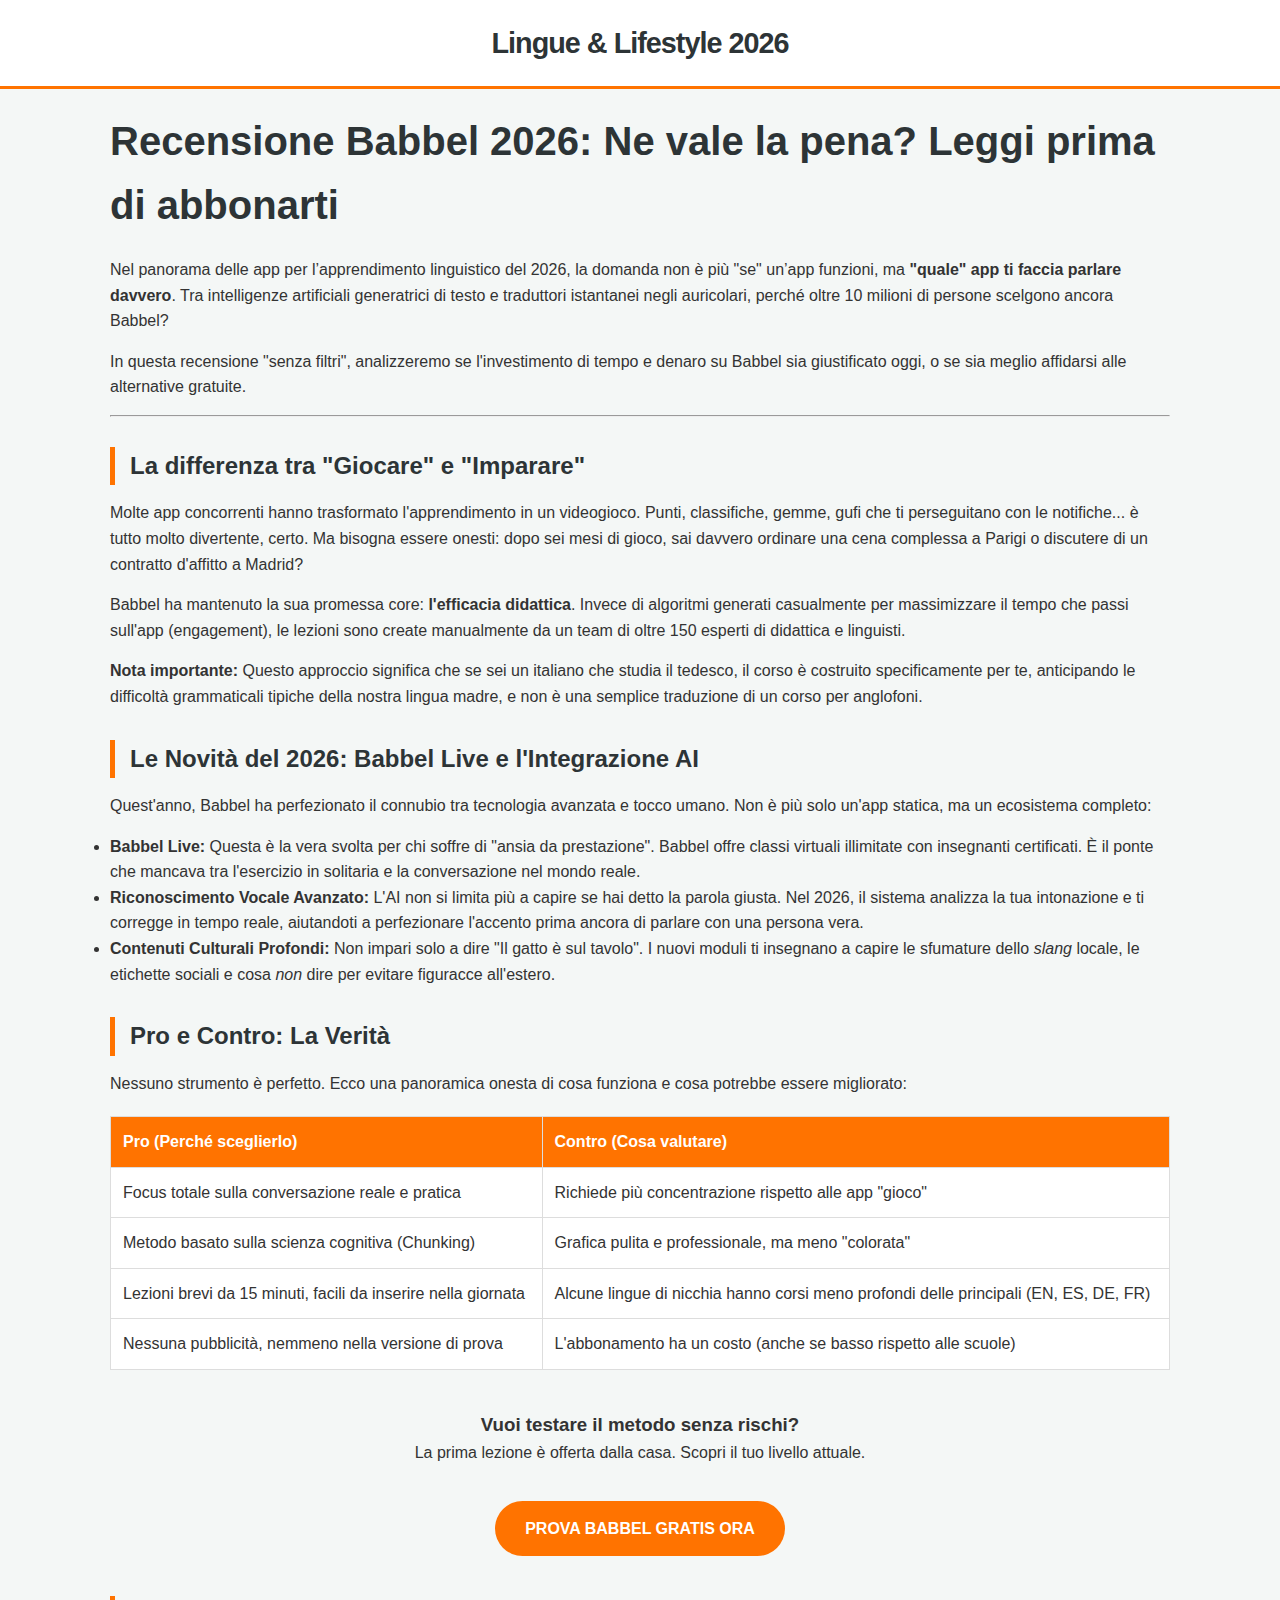
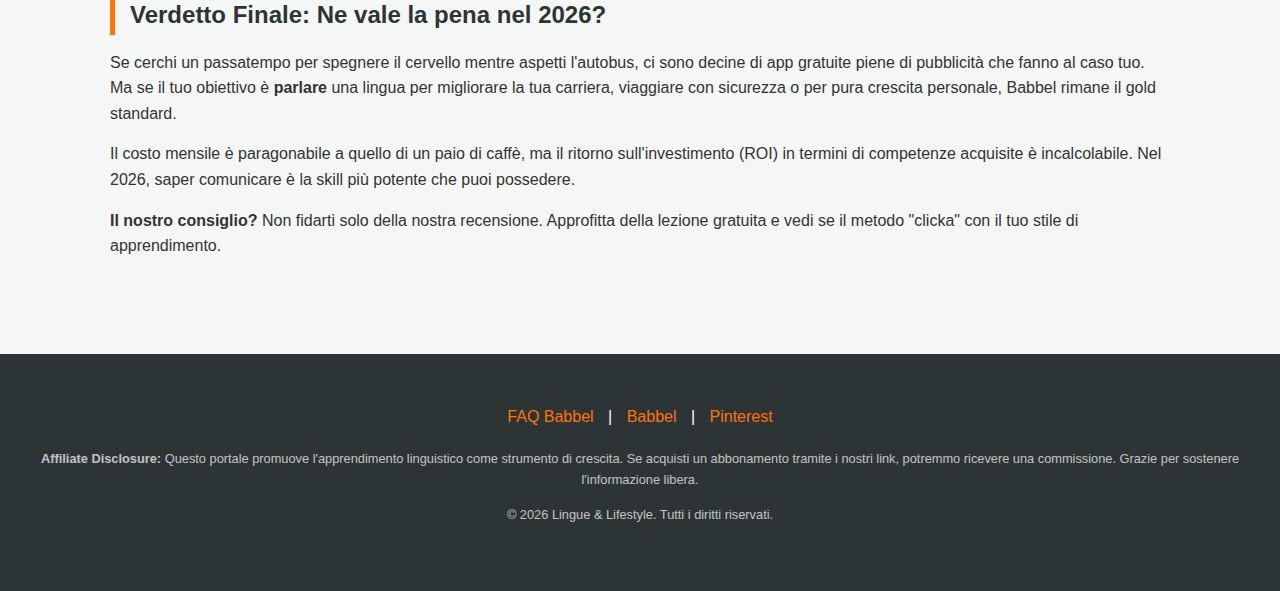
<file: articoli/recensione-babbel-2026.html>
<!DOCTYPE html>
<html lang="it">
<head>
    <meta charset="UTF-8">
    <meta name="viewport" content="width=device-width, initial-scale=1.0">
    <title>Recensione Babbel 2026: Ne vale la pena? - Lingue & Lifestyle</title>
    <link rel="stylesheet" href="../style.css">
    <meta name="description" content="Recensione completa di Babbel nel 2026. Analisi delle nuove funzioni AI, Babbel Live e confronto con le app gratuite. Leggi prima di abbonarti.">
</head>
<body>

    <header>
        <a href="../index.html">Lingue & Lifestyle 2026</a>
    </header>

    <div class="container">
        
        <h1>Recensione Babbel 2026: Ne vale la pena? Leggi prima di abbonarti</h1>
        
        <p>Nel panorama delle app per l’apprendimento linguistico del 2026, la domanda non è più "se" un’app funzioni, ma <strong>"quale" app ti faccia parlare davvero</strong>. Tra intelligenze artificiali generatrici di testo e traduttori istantanei negli auricolari, perché oltre 10 milioni di persone scelgono ancora Babbel?</p>
        
        <p>In questa recensione "senza filtri", analizzeremo se l'investimento di tempo e denaro su Babbel sia giustificato oggi, o se sia meglio affidarsi alle alternative gratuite.</p>

        <hr>

        <h2>La differenza tra "Giocare" e "Imparare"</h2>
        <p>Molte app concorrenti hanno trasformato l'apprendimento in un videogioco. Punti, classifiche, gemme, gufi che ti perseguitano con le notifiche... è tutto molto divertente, certo. Ma bisogna essere onesti: dopo sei mesi di gioco, sai davvero ordinare una cena complessa a Parigi o discutere di un contratto d'affitto a Madrid?</p>

        <p>Babbel ha mantenuto la sua promessa core: <strong>l'efficacia didattica</strong>. Invece di algoritmi generati casualmente per massimizzare il tempo che passi sull'app (engagement), le lezioni sono create manualmente da un team di oltre 150 esperti di didattica e linguisti.</p>
        
        <blockquote>
            <strong>Nota importante:</strong> Questo approccio significa che se sei un italiano che studia il tedesco, il corso è costruito specificamente per te, anticipando le difficoltà grammaticali tipiche della nostra lingua madre, e non è una semplice traduzione di un corso per anglofoni.
        </blockquote>

        <h2>Le Novità del 2026: Babbel Live e l'Integrazione AI</h2>
        <p>Quest'anno, Babbel ha perfezionato il connubio tra tecnologia avanzata e tocco umano. Non è più solo un'app statica, ma un ecosistema completo:</p>
        
        <ul>
            <li><strong>Babbel Live:</strong> Questa è la vera svolta per chi soffre di "ansia da prestazione". Babbel offre classi virtuali illimitate con insegnanti certificati. È il ponte che mancava tra l'esercizio in solitaria e la conversazione nel mondo reale.</li>
            <li><strong>Riconoscimento Vocale Avanzato:</strong> L'AI non si limita più a capire se hai detto la parola giusta. Nel 2026, il sistema analizza la tua intonazione e ti corregge in tempo reale, aiutandoti a perfezionare l'accento prima ancora di parlare con una persona vera.</li>
            <li><strong>Contenuti Culturali Profondi:</strong> Non impari solo a dire "Il gatto è sul tavolo". I nuovi moduli ti insegnano a capire le sfumature dello <em>slang</em> locale, le etichette sociali e cosa <em>non</em> dire per evitare figuracce all'estero.</li>
        </ul>

        <h2>Pro e Contro: La Verità</h2>
        <p>Nessuno strumento è perfetto. Ecco una panoramica onesta di cosa funziona e cosa potrebbe essere migliorato:</p>

        <table>
            <thead>
                <tr>
                    <th>Pro (Perché sceglierlo)</th>
                    <th>Contro (Cosa valutare)</th>
                </tr>
            </thead>
            <tbody>
                <tr>
                    <td>Focus totale sulla conversazione reale e pratica</td>
                    <td>Richiede più concentrazione rispetto alle app "gioco"</td>
                </tr>
                <tr>
                    <td>Metodo basato sulla scienza cognitiva (Chunking)</td>
                    <td>Grafica pulita e professionale, ma meno "colorata"</td>
                </tr>
                <tr>
                    <td>Lezioni brevi da 15 minuti, facili da inserire nella giornata</td>
                    <td>Alcune lingue di nicchia hanno corsi meno profondi delle principali (EN, ES, DE, FR)</td>
                </tr>
                <tr>
                    <td>Nessuna pubblicità, nemmeno nella versione di prova</td>
                    <td>L'abbonamento ha un costo (anche se basso rispetto alle scuole)</td>
                </tr>
            </tbody>
        </table>

        <div style="text-align: center; margin: 40px 0;">
            <h3>Vuoi testare il metodo senza rischi?</h3>
            <p>La prima lezione è offerta dalla casa. Scopri il tuo livello attuale.</p>
            <a rel="sponsored" href="https://www.awin1.com/awclick.php?gid=322314&mid=9659&awinaffid=2764918&linkid=2038224&clickref=" class="cta-button" style="display: inline-block; margin-top: 20px;">PROVA BABBEL GRATIS ORA</a>
        </div>

        <h2>Verdetto Finale: Ne vale la pena nel 2026?</h2>
        <p>Se cerchi un passatempo per spegnere il cervello mentre aspetti l'autobus, ci sono decine di app gratuite piene di pubblicità che fanno al caso tuo. Ma se il tuo obiettivo è <strong>parlare</strong> una lingua per migliorare la tua carriera, viaggiare con sicurezza o per pura crescita personale, Babbel rimane il gold standard.</p>
        
        <p>Il costo mensile è paragonabile a quello di un paio di caffè, ma il ritorno sull'investimento (ROI) in termini di competenze acquisite è incalcolabile. Nel 2026, saper comunicare è la skill più potente che puoi possedere.</p>

        <p><strong>Il nostro consiglio?</strong> Non fidarti solo della nostra recensione. Approfitta della lezione gratuita e vedi se il metodo "clicka" con il tuo stile di apprendimento.</p>

    </div>

   <footer>
        <div class="footer-links">
        <a href="faq.html">FAQ Babbel</a> |   
            <a rel="sponsored" href="https://www.awin1.com/awclick.php?gid=322314&mid=9659&awinaffid=2764918&linkid=2038224&clickref=" target="_blank" rel="nofollow">Babbel</a> | 
          <a href="https://it.pinterest.com/Nausicac/" target="_blank" rel="nofollow">Pinterest</a>
 

        </div>
        <div class="disclosure">
            <p><strong>Affiliate Disclosure:</strong> Questo portale promuove l'apprendimento linguistico come strumento di crescita. Se acquisti un abbonamento tramite i nostri link, potremmo ricevere una commissione. Grazie per sostenere l'informazione libera.</p>
            <p>&copy; 2026 Lingue & Lifestyle. Tutti i diritti riservati.</p>
        </div>
    </footer>

</body>
</html>
</file>
<file: style.css>
/* Style Generale */
:root {
    --primary: #FF7300;
    --primary-dark: #e66700;
    --secondary: #2d3436;
    --text: #333;
    --light: #f4f7f6;
    --white: #ffffff;
}

* { box-sizing: border-box; margin: 0; padding: 0; }

body {
    font-family: 'Segoe UI', Roboto, Helvetica, Arial, sans-serif;
    line-height: 1.6;
    color: var(--text);
    background-color: var(--light);
}

.container {
    max-width: 1100px;
    margin: 0 auto;
    padding: 20px;
}

/* Header */
header {
    background: var(--white);
    padding: 20px 0;
    border-bottom: 3px solid var(--primary);
    text-align: center;
    position: sticky;
    top: 0;
    z-index: 1000;
}

header a {
    text-decoration: none;
    color: var(--secondary);
    font-weight: bold;
    font-size: 1.8rem;
    letter-spacing: -1px;
}

/* Typography */
h1 { margin-bottom: 20px; font-size: 2.5rem; color: var(--secondary); }
h2 { margin: 30px 0 15px; color: var(--secondary); border-left: 5px solid var(--primary); padding-left: 15px; }
p { margin-bottom: 15px; }

/* Grid Sistema */
.article-grid {
    display: grid;
    grid-template-columns: repeat(auto-fit, minmax(300px, 1fr));
    gap: 25px;
    margin-top: 20px;
}

.card {
    background: var(--white);
    padding: 25px;
    border-radius: 12px;
    box-shadow: 0 4px 6px rgba(0,0,0,0.05);
    transition: transform 0.3s ease;
    display: flex;
    flex-direction: column;
}

.card:hover { transform: translateY(-5px); }

.card h3 { margin-bottom: 10px; font-size: 1.3rem; }
.card h3 a { text-decoration: none; color: var(--primary); }
.card p { font-size: 0.95rem; color: #666; flex-grow: 1; }

/* CTA Button */
.cta-button {
    background: var(--primary);
    color: white;
    padding: 15px 30px;
    text-decoration: none;
    border-radius: 50px;
    font-weight: bold;
    display: inline-block;
    transition: background 0.3s;
}

.cta-button:hover { background: var(--primary-dark); }

/* Footer */
footer {
    background: var(--secondary);
    color: white;
    padding: 50px 0;
    margin-top: 60px;
    text-align: center;
}

.footer-links a { color: var(--primary); margin: 0 10px; text-decoration: none; }
.disclosure { font-size: 0.8rem; margin-top: 20px; opacity: 0.7; padding: 0 20px; }

/* Tables */
table { width: 100%; border-collapse: collapse; margin: 20px 0; background: white; }
th, td { padding: 12px; border: 1px solid #ddd; text-align: left; }
th { background: var(--primary); color: white; }

/* Responsive */
@media (max-width: 768px) {
    h1 { font-size: 1.8rem; }
    .article-grid { grid-template-columns: 1fr; }
}
</file>
